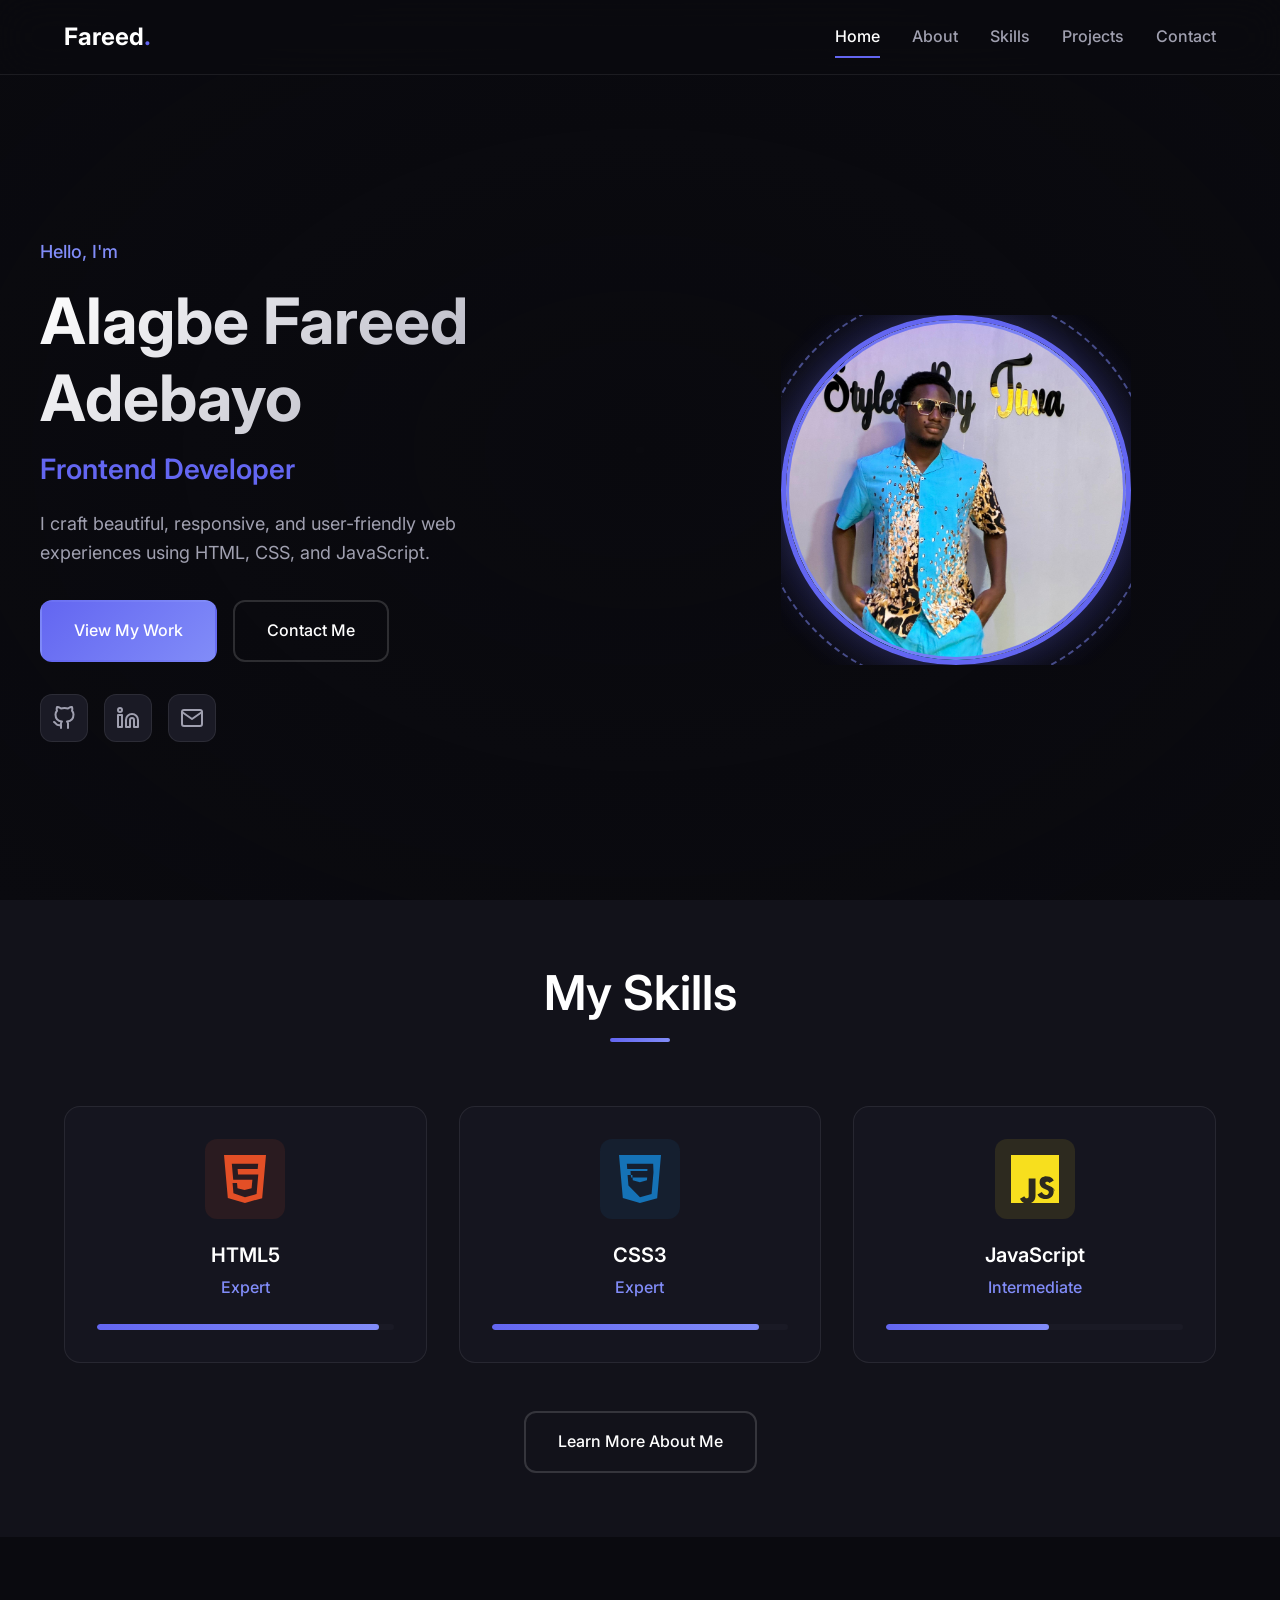
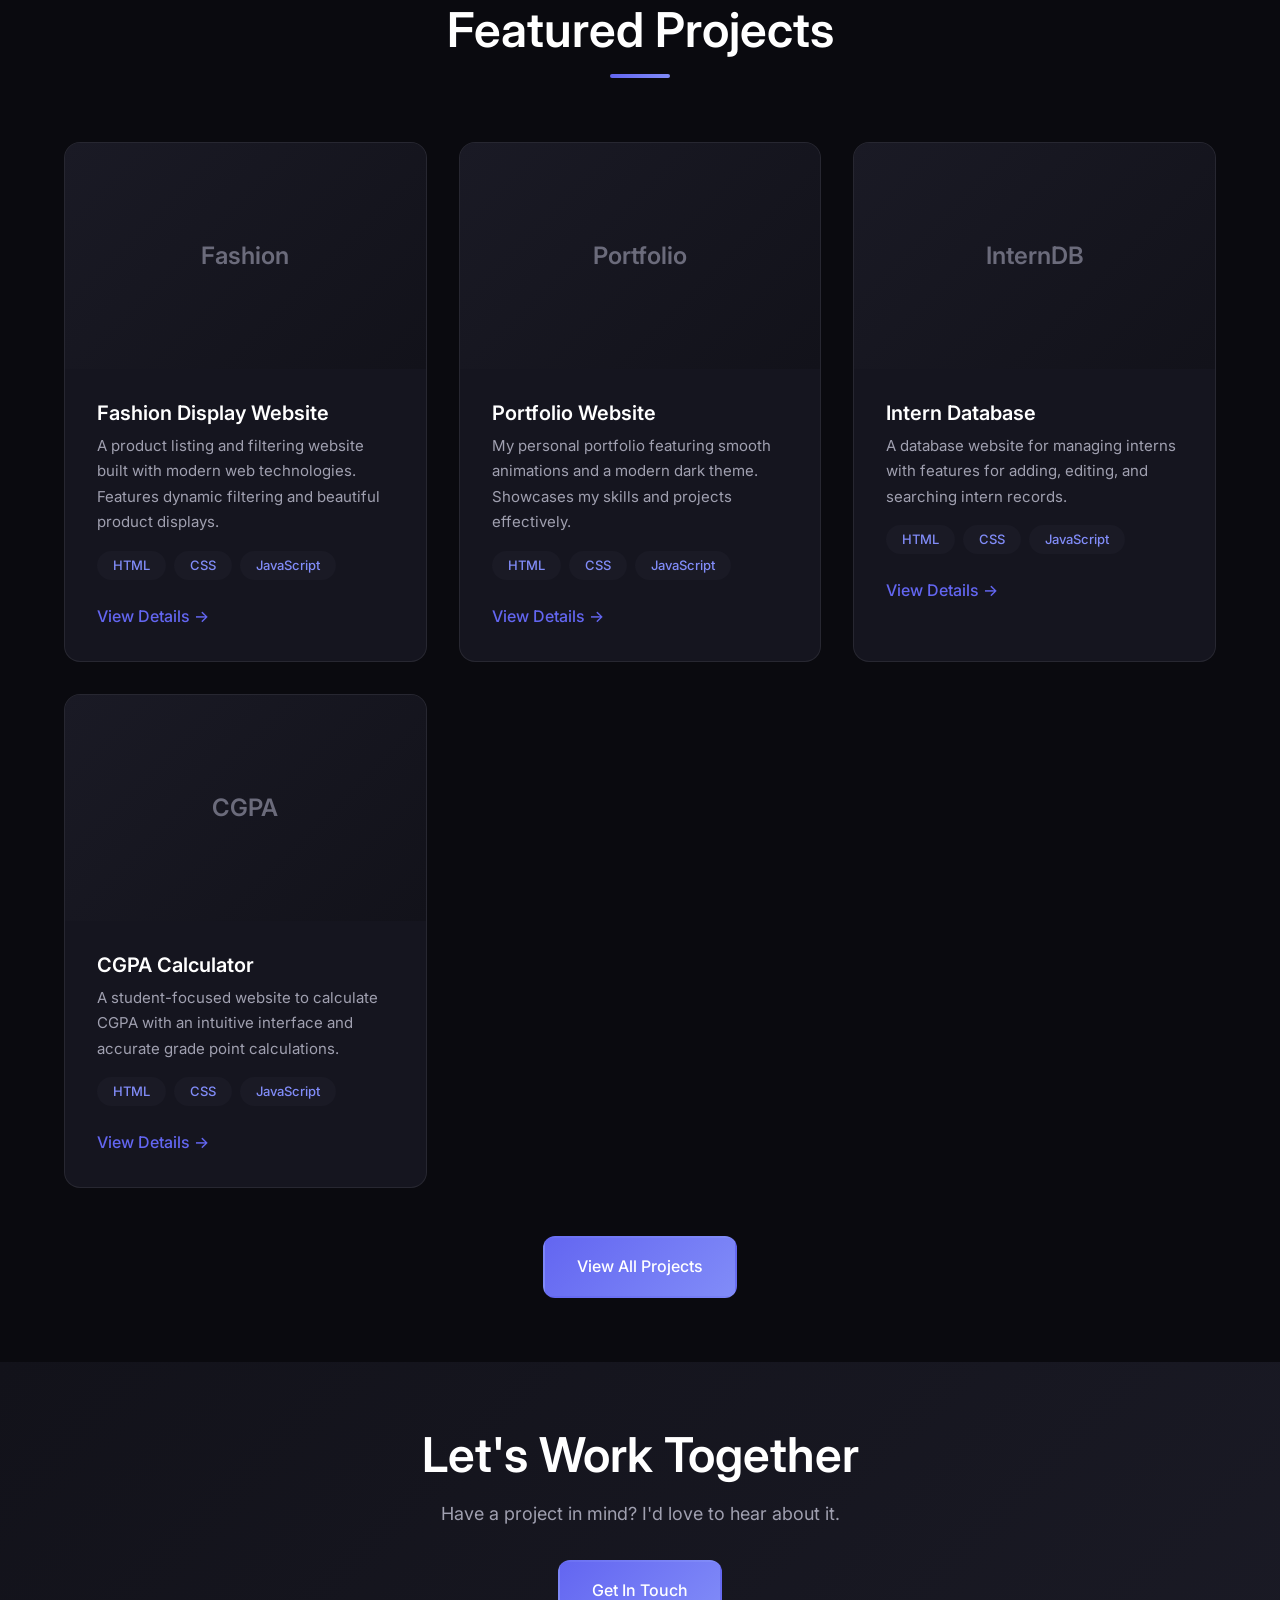
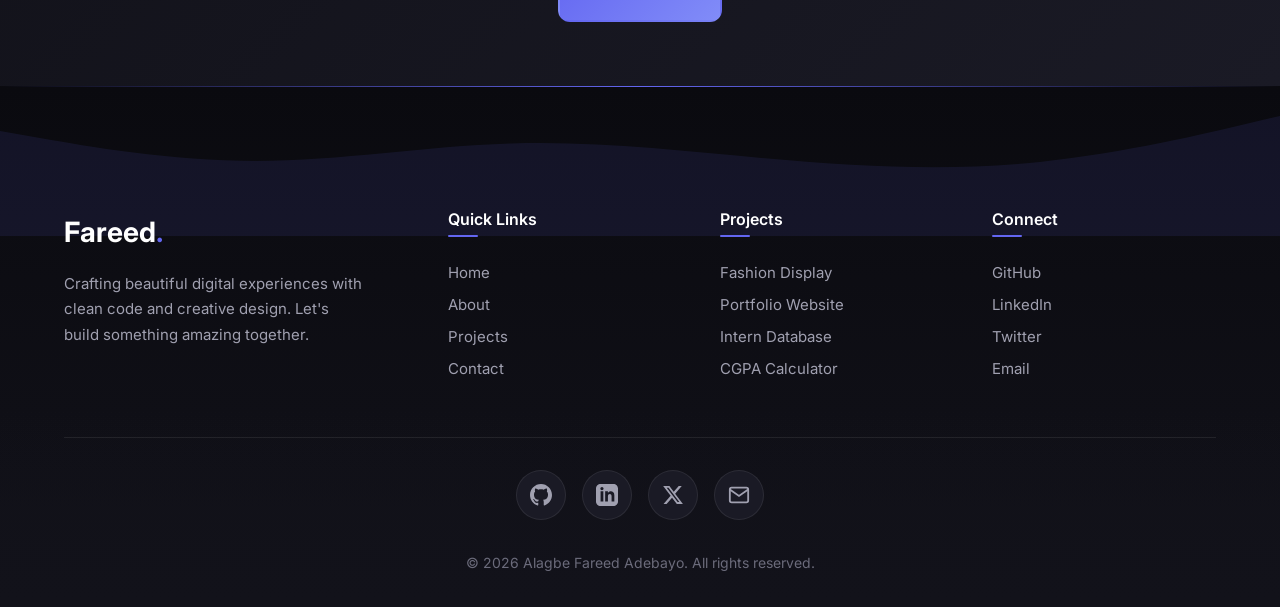
<file: index.html>
<!DOCTYPE html>
<html lang="en">
<head>
    <meta charset="UTF-8">
    <meta name="viewport" content="width=device-width, initial-scale=1.0">
    <title>Alagbe Fareed Adebayo | Frontend Developer</title>
    <link rel="stylesheet" href="style.css">
    <link rel="preconnect" href="https://fonts.googleapis.com">
    <link rel="preconnect" href="https://fonts.gstatic.com" crossorigin>
    <link href="https://fonts.googleapis.com/css2?family=Inter:wght@300;400;500;600;700&family=Fira+Code:wght@400;500&display=swap" rel="stylesheet">
</head>
<body>
    <!-- Animated Background -->
    <div class="code-background">
        <div class="bg-slider">
            <div class="bg-slide active" style="background-image: url('https://images.unsplash.com/photo-1461749280684-dccba630e2f6?w=1920&q=80');"></div>
            <div class="bg-slide" style="background-image: url('https://images.unsplash.com/photo-1555066931-4365d14bab8c?w=1920&q=80');"></div>
            <div class="bg-slide" style="background-image: url('https://images.unsplash.com/photo-1516116216624-53e6931f40a5?w=1920&q=80');"></div>
            <div class="bg-slide" style="background-image: url('https://images.unsplash.com/photo-1504639725590-34d0984388bd?w=1920&q=80');"></div>
        </div>
        <div class="bg-overlay"></div>
    </div>

    <!-- Navigation -->
    <nav class="navbar">
        <div class="nav-container">
            <a href="index.html" class="logo">Fareed<span>.</span></a>
            <div class="nav-menu">
                <a href="index.html" class="nav-link active">Home</a>
                <a href="about.html" class="nav-link">About</a>
                <a href="#skills" class="nav-link">Skills</a>
                <a href="projects.html" class="nav-link">Projects</a>
                <a href="contact.html" class="nav-link">Contact</a>
            </div>
            <button class="nav-toggle" aria-label="Toggle navigation">
                <span></span>
                <span></span>
                <span></span>
            </button>
        </div>
    </nav>

    <!-- Hero Section -->
    <section id="hero" class="hero">
        <div class="hero-container">
            <div class="hero-content">
                <p class="hero-greeting animate-on-scroll">Hello, I'm</p>
                <h1 class="hero-name animate-on-scroll">Alagbe Fareed Adebayo</h1>
                <h2 class="hero-title animate-on-scroll">Frontend Developer</h2>
                <p class="hero-description animate-on-scroll">
                    I craft beautiful, responsive, and user-friendly web experiences
                    using HTML, CSS, and JavaScript.
                </p>
                <div class="hero-buttons animate-on-scroll">
                    <a href="projects.html" class="btn btn-primary">View My Work</a>
                    <a href="contact.html" class="btn btn-secondary">Contact Me</a>
                </div>
                <div class="hero-socials animate-on-scroll">
                    <a href="https://github.com/Scodos1" target="_blank" class="social-link" aria-label="GitHub">
                        <svg xmlns="http://www.w3.org/2000/svg" width="24" height="24" viewBox="0 0 24 24" fill="none" stroke="currentColor" stroke-width="2" stroke-linecap="round" stroke-linejoin="round">
                            <path d="M9 19c-5 1.5-5-2.5-7-3m14 6v-3.87a3.37 3.37 0 0 0-.94-2.61c3.14-.35 6.44-1.54 6.44-7A5.44 5.44 0 0 0 20 4.77 5.07 5.07 0 0 0 19.91 1S18.73.65 16 2.48a13.38 13.38 0 0 0-7 0C6.27.65 5.09 1 5.09 1A5.07 5.07 0 0 0 5 4.77a5.44 5.44 0 0 0-1.5 3.78c0 5.42 3.3 6.61 6.44 7A3.31 3.31 0 0 0 9 18.7V22"></path>
                        </svg>
                    </a>
                    <a href="https://www.linkedin.com/in/alagbe-fareed" target="_blank" class="social-link" aria-label="LinkedIn">
                        <svg xmlns="http://www.w3.org/2000/svg" width="24" height="24" viewBox="0 0 24 24" fill="none" stroke="currentColor" stroke-width="2" stroke-linecap="round" stroke-linejoin="round">
                            <path d="M16 8a6 6 0 0 1 6 6v7h-4v-7a2 2 0 0 0-2-2 2 2 0 0 0-2 2v7h-4v-7a6 6 0 0 1 6-6z"></path>
                            <rect x="2" y="9" width="4" height="12"></rect>
                            <circle cx="4" cy="4" r="2"></circle>
                        </svg>
                    </a>
                    <a href="mailto:alagbefareed@gmail.com" class="social-link" aria-label="Email">
                        <svg xmlns="http://www.w3.org/2000/svg" width="24" height="24" viewBox="0 0 24 24" fill="none" stroke="currentColor" stroke-width="2" stroke-linecap="round" stroke-linejoin="round">
                            <path d="M4 4h16c1.1 0 2 .9 2 2v12c0 1.1-.9 2-2 2H4c-1.1 0-2-.9-2-2V6c0-1.1.9-2 2-2z"></path>
                            <polyline points="22,6 12,13 2,6"></polyline>
                        </svg>
                    </a>
                </div>
            </div>
            <div class="hero-image animate-on-scroll">
                <div class="image-wrapper">
                    <div class="profile-image">
                        <img src="profile-image.jpeg" alt="Alagbe Fareed Adebayo - Frontend Developer">
                    </div>
                    <div class="image-decoration"></div>
                    <div class="image-glow"></div>
                </div>
            </div>
        </div>
    </section>

    <!-- Skills Preview Section -->
    <section id="skills" class="section skills-section">
        <div class="container">
            <h2 class="section-title animate-on-scroll">My Skills</h2>
            <div class="skills-grid">
                <div class="skill-card animate-on-scroll">
                    <div class="skill-icon html-icon">
                        <svg xmlns="http://www.w3.org/2000/svg" width="48" height="48" viewBox="0 0 24 24" fill="currentColor">
                            <path d="M1.5 0h21l-1.91 21.563L11.977 24l-8.564-2.438L1.5 0zm7.031 9.75l-.232-2.718 10.059.003.23-2.622L5.412 4.41l.698 8.01h9.587l-.393 4.162-3.528.936-3.535-.934-.216-2.62H5.79l.436 5.219L12 21.074l5.79-1.544.854-9.78H8.531z"/>
                        </svg>
                    </div>
                    <h3 class="skill-name">HTML5</h3>
                    <p class="skill-level">Expert</p>
                    <div class="skill-bar">
                        <div class="skill-progress" data-progress="95"></div>
                    </div>
                </div>
                <div class="skill-card animate-on-scroll">
                    <div class="skill-icon css-icon">
                        <svg xmlns="http://www.w3.org/2000/svg" width="48" height="48" viewBox="0 0 24 24" fill="currentColor">
                            <path d="M1.5 0h21l-1.91 21.563L11.977 24l-8.57-2.438L1.5 0zm17.09 4.413L5.41 4.41l.213 2.622 10.125.002-.086.967-3.078.022-.093.007h-.01l-.083.006-.11.008H7.232l.28 3.25h8.08l-.13 1.384-3.528.936-3.535-.934-.216-2.62H5.79l.436 5.219L12 21.074l5.79-1.544.854-9.78h.01l.086-.967z"/>
                        </svg>
                    </div>
                    <h3 class="skill-name">CSS3</h3>
                    <p class="skill-level">Expert</p>
                    <div class="skill-bar">
                        <div class="skill-progress" data-progress="90"></div>
                    </div>
                </div>
                <div class="skill-card animate-on-scroll">
                    <div class="skill-icon js-icon">
                        <svg xmlns="http://www.w3.org/2000/svg" width="48" height="48" viewBox="0 0 24 24" fill="currentColor">
                            <path d="M0 0h24v24H0V0zm22.034 18.275c-.175-1.095-.888-2.012-3.005-2.873-.736-.345-1.554-.585-1.797-1.147-.092-.22-.112-.34-.044-.485.159-.38.798-.492 1.246-.376.32.088.618.31.803.62.848-.558 1.508-.873 2.15-1.27-.327-.51-.5-.733-.72-.963-.78-.78-1.84-1.18-3.54-1.15l-.428.058c-.415.1-.81.26-1.16.495-.99.68-1.4 1.78-1.17 3.16.32 1.55 1.39 2.14 2.57 2.67.74.33 1.56.54 1.85 1.08.26.55.15 1.43-.62 1.73-.58.23-1.26.16-1.77-.14-.45-.26-.75-.65-.98-1.15l-2.19 1.26c.27.55.64.97 1.1 1.33 1.13.85 2.65 1.1 4.24.73.93-.23 1.73-.71 2.2-1.42.64-.97.74-2.14.36-3.48l-.04-.08zm-8.56-6.48H8.84l-.002 6.81c0 1.43.076 2.18-.075 2.5-.27.62-.98.58-1.3.46-.33-.15-.5-.37-.69-.71-.047-.088-.087-.158-.107-.203l-2.19 1.26c.36.74.88 1.39 1.55 1.8.98.58 2.3.75 3.67.36.9-.28 1.68-.85 2.12-1.71.48-.92.44-2.03.44-3.34l.002-7.23z"/>
                        </svg>
                    </div>
                    <h3 class="skill-name">JavaScript</h3>
                    <p class="skill-level">Intermediate</p>
                    <div class="skill-bar">
                        <div class="skill-progress" data-progress="55"></div>
                    </div>
                </div>
            </div>
            <div class="section-cta animate-on-scroll">
                <a href="about.html" class="btn btn-secondary">Learn More About Me</a>
            </div>
        </div>
    </section>

    <!-- Featured Projects Section -->
    <section id="projects" class="section projects-section">
        <div class="container">
            <h2 class="section-title animate-on-scroll">Featured Projects</h2>
            <div class="projects-grid">
                <article class="project-card animate-on-scroll" onclick="openModal('fashion')">
                    <div class="project-image">
                        <div class="project-placeholder">
                            <span>Fashion</span>
                        </div>
                    </div>
                    <div class="project-content">
                        <h3 class="project-title">Fashion Display Website</h3>
                        <p class="project-description">
                            A product listing and filtering website built with modern web technologies.
                            Features dynamic filtering and beautiful product displays.
                        </p>
                        <div class="project-tags">
                            <span class="tag">HTML</span>
                            <span class="tag">CSS</span>
                            <span class="tag">JavaScript</span>
                        </div>
                        <span class="project-link">View Details →</span>
                    </div>
                </article>
                <article class="project-card animate-on-scroll" onclick="openModal('portfolio')">
                    <div class="project-image">
                        <div class="project-placeholder">
                            <span>Portfolio</span>
                        </div>
                    </div>
                    <div class="project-content">
                        <h3 class="project-title">Portfolio Website</h3>
                        <p class="project-description">
                            My personal portfolio featuring smooth animations and a modern dark theme.
                            Showcases my skills and projects effectively.
                        </p>
                        <div class="project-tags">
                            <span class="tag">HTML</span>
                            <span class="tag">CSS</span>
                            <span class="tag">JavaScript</span>
                        </div>
                        <span class="project-link">View Details →</span>
                    </div>
                </article>
                <article class="project-card animate-on-scroll" onclick="openModal('interndb')">
                    <div class="project-image">
                        <div class="project-placeholder">
                            <span>InternDB</span>
                        </div>
                    </div>
                    <div class="project-content">
                        <h3 class="project-title">Intern Database</h3>
                        <p class="project-description">
                            A database website for managing interns with features for
                            adding, editing, and searching intern records.
                        </p>
                        <div class="project-tags">
                            <span class="tag">HTML</span>
                            <span class="tag">CSS</span>
                            <span class="tag">JavaScript</span>
                        </div>
                        <span class="project-link">View Details →</span>
                    </div>
                </article>
                <article class="project-card animate-on-scroll" onclick="openModal('cgpa')">
                    <div class="project-image">
                        <div class="project-placeholder">
                            <span>CGPA</span>
                        </div>
                    </div>
                    <div class="project-content">
                        <h3 class="project-title">CGPA Calculator</h3>
                        <p class="project-description">
                            A student-focused website to calculate CGPA with an intuitive interface
                            and accurate grade point calculations.
                        </p>
                        <div class="project-tags">
                            <span class="tag">HTML</span>
                            <span class="tag">CSS</span>
                            <span class="tag">JavaScript</span>
                        </div>
                        <span class="project-link">View Details →</span>
                    </div>
                </article>
            </div>
            <div class="section-cta animate-on-scroll">
                <a href="projects.html" class="btn btn-primary">View All Projects</a>
            </div>
        </div>
    </section>

    <!-- Contact CTA Section -->
    <section class="section contact-cta">
        <div class="container">
            <div class="cta-content animate-on-scroll">
                <h2>Let's Work Together</h2>
                <p>Have a project in mind? I'd love to hear about it.</p>
                <a href="contact.html" class="btn btn-primary">Get In Touch</a>
            </div>
        </div>
    </section>

    <!-- Project Modal -->
    <div class="modal" id="projectModal">
        <div class="modal-overlay" onclick="closeModal()"></div>
        <div class="modal-content">
            <button class="modal-close" onclick="closeModal()">
                <svg xmlns="http://www.w3.org/2000/svg" width="24" height="24" viewBox="0 0 24 24" fill="none" stroke="currentColor" stroke-width="2">
                    <line x1="18" y1="6" x2="6" y2="18"></line>
                    <line x1="6" y1="6" x2="18" y2="18"></line>
                </svg>
            </button>
            <div class="modal-header">
                <div class="modal-image" id="modalImage"></div>
            </div>
            <div class="modal-body">
                <span class="modal-category" id="modalCategory"></span>
                <h3 class="modal-title" id="modalTitle"></h3>
                <p class="modal-description" id="modalDescription"></p>
                <div class="modal-features">
                    <h4>Key Features</h4>
                    <ul id="modalFeatures"></ul>
                </div>
                <div class="modal-tech">
                    <h4>Technologies</h4>
                    <div class="tech-tags" id="modalTech"></div>
                </div>
                <div class="modal-actions">
                    <a href="https://github.com/Scodos1" target="_blank" class="btn btn-primary">
                        <svg xmlns="http://www.w3.org/2000/svg" width="18" height="18" viewBox="0 0 24 24" fill="none" stroke="currentColor" stroke-width="2">
                            <path d="M9 19c-5 1.5-5-2.5-7-3m14 6v-3.87a3.37 3.37 0 0 0-.94-2.61c3.14-.35 6.44-1.54 6.44-7A5.44 5.44 0 0 0 20 4.77 5.07 5.07 0 0 0 19.91 1S18.73.65 16 2.48a13.38 13.38 0 0 0-7 0C6.27.65 5.09 1 5.09 1A5.07 5.07 0 0 0 5 4.77a5.44 5.44 0 0 0-1.5 3.78c0 5.42 3.3 6.61 6.44 7A3.31 3.31 0 0 0 9 18.7V22"/>
                        </svg>
                        View on GitHub
                    </a>
                </div>
            </div>
        </div>
    </div>

    <!-- Footer -->
    <footer class="footer">
        <div class="footer-wave">
            <svg xmlns="http://www.w3.org/2000/svg" viewBox="0 0 1440 320" preserveAspectRatio="none">
                <path fill="currentColor" fill-opacity="1" d="M0,96L48,112C96,128,192,160,288,160C384,160,480,128,576,122.7C672,117,768,139,864,154.7C960,171,1056,181,1152,165.3C1248,149,1344,107,1392,85.3L1440,64L1440,320L1392,320C1344,320,1248,320,1152,320C1056,320,960,320,864,320C768,320,672,320,576,320C480,320,384,320,288,320C192,320,96,320,48,320L0,320Z"></path>
            </svg>
        </div>
        <div class="footer-container">
            <div class="footer-top">
                <div class="footer-brand">
                    <a href="index.html" class="footer-logo">Fareed<span>.</span></a>
                    <p>Crafting beautiful digital experiences with clean code and creative design. Let's build something amazing together.</p>
                </div>
                <div class="footer-links-column">
                    <h4>Quick Links</h4>
                    <a href="index.html">Home</a>
                    <a href="about.html">About</a>
                    <a href="projects.html">Projects</a>
                    <a href="contact.html">Contact</a>
                </div>
                <div class="footer-links-column">
                    <h4>Projects</h4>
                    <a href="projects.html">Fashion Display</a>
                    <a href="projects.html">Portfolio Website</a>
                    <a href="projects.html">Intern Database</a>
                    <a href="projects.html">CGPA Calculator</a>
                </div>
                <div class="footer-links-column">
                    <h4>Connect</h4>
                    <a href="https://github.com/Scodos1" target="_blank">GitHub</a>
                    <a href="https://www.linkedin.com/in/alagbe-fareed" target="_blank">LinkedIn</a>
                    <a href="https://twitter.com/Scodos_" target="_blank">Twitter</a>
                    <a href="mailto:alagbefareed@gmail.com">Email</a>
                </div>
            </div>
            <div class="footer-social-links">
                <a href="https://github.com/Scodos1" target="_blank" class="footer-social-btn" aria-label="GitHub">
                    <svg xmlns="http://www.w3.org/2000/svg" width="22" height="22" viewBox="0 0 24 24" fill="currentColor">
                        <path d="M12 0c-6.626 0-12 5.373-12 12 0 5.302 3.438 9.8 8.207 11.387.599.111.793-.261.793-.577v-2.234c-3.338.726-4.033-1.416-4.033-1.416-.546-1.387-1.333-1.756-1.333-1.756-1.089-.745.083-.729.083-.729 1.205.084 1.839 1.237 1.839 1.237 1.07 1.834 2.807 1.304 3.492.997.107-.775.418-1.305.762-1.604-2.665-.305-5.467-1.334-5.467-5.931 0-1.311.469-2.381 1.236-3.221-.124-.303-.535-1.524.117-3.176 0 0 1.008-.322 3.301 1.23.957-.266 1.983-.399 3.003-.404 1.02.005 2.047.138 3.006.404 2.291-1.552 3.297-1.23 3.297-1.23.653 1.653.242 2.874.118 3.176.77.84 1.235 1.911 1.235 3.221 0 4.609-2.807 5.624-5.479 5.921.43.372.823 1.102.823 2.222v3.293c0 .319.192.694.801.576 4.765-1.589 8.199-6.086 8.199-11.386 0-6.627-5.373-12-12-12z"/>
                    </svg>
                </a>
                <a href="https://www.linkedin.com/in/alagbe-fareed" target="_blank" class="footer-social-btn" aria-label="LinkedIn">
                    <svg xmlns="http://www.w3.org/2000/svg" width="22" height="22" viewBox="0 0 24 24" fill="currentColor">
                        <path d="M19 0h-14c-2.761 0-5 2.239-5 5v14c0 2.761 2.239 5 5 5h14c2.762 0 5-2.239 5-5v-14c0-2.761-2.238-5-5-5zm-11 19h-3v-11h3v11zm-1.5-12.268c-.966 0-1.75-.79-1.75-1.764s.784-1.764 1.75-1.764 1.75.79 1.75 1.764-.783 1.764-1.75 1.764zm13.5 12.268h-3v-5.604c0-3.368-4-3.113-4 0v5.604h-3v-11h3v1.765c1.396-2.586 7-2.777 7 2.476v6.759z"/>
                    </svg>
                </a>
                <a href="https://twitter.com/Scodos_" target="_blank" class="footer-social-btn" aria-label="Twitter">
                    <svg xmlns="http://www.w3.org/2000/svg" width="22" height="22" viewBox="0 0 24 24" fill="currentColor">
                        <path d="M18.244 2.25h3.308l-7.227 8.26 8.502 11.24H16.17l-5.214-6.817L4.99 21.75H1.68l7.73-8.835L1.254 2.25H8.08l4.713 6.231zm-1.161 17.52h1.833L7.084 4.126H5.117z"/>
                    </svg>
                </a>
                <a href="mailto:alagbefareed@gmail.com" class="footer-social-btn" aria-label="Email">
                    <svg xmlns="http://www.w3.org/2000/svg" width="22" height="22" viewBox="0 0 24 24" fill="none" stroke="currentColor" stroke-width="2">
                        <path d="M4 4h16c1.1 0 2 .9 2 2v12c0 1.1-.9 2-2 2H4c-1.1 0-2-.9-2-2V6c0-1.1.9-2 2-2z"/>
                        <polyline points="22,6 12,13 2,6"/>
                    </svg>
                </a>
            </div>
            <div class="footer-bottom">
                <p>&copy; 2026 Alagbe Fareed Adebayo. All rights reserved.</p>
            </div>
        </div>
        <div class="footer-decoration"></div>
    </footer>

    <script src="script.js"></script>
</body>
</html>
</file>
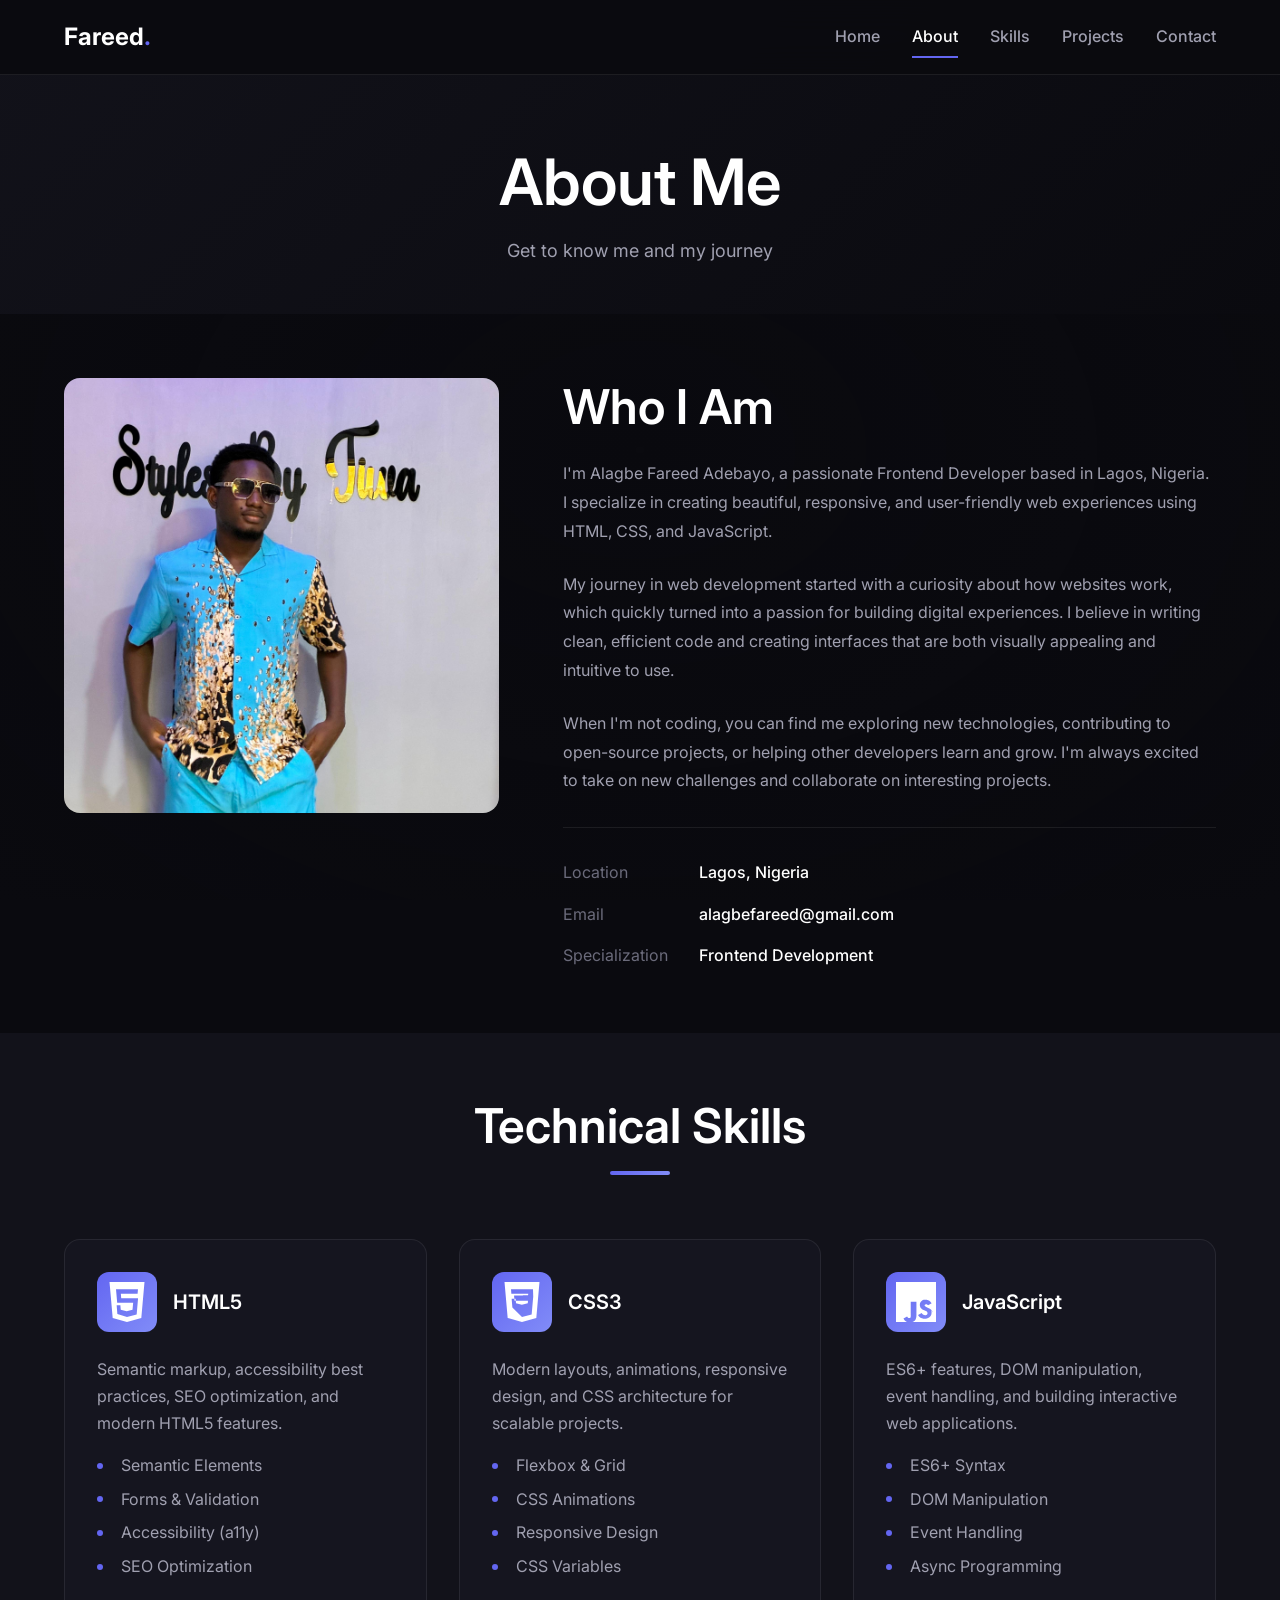
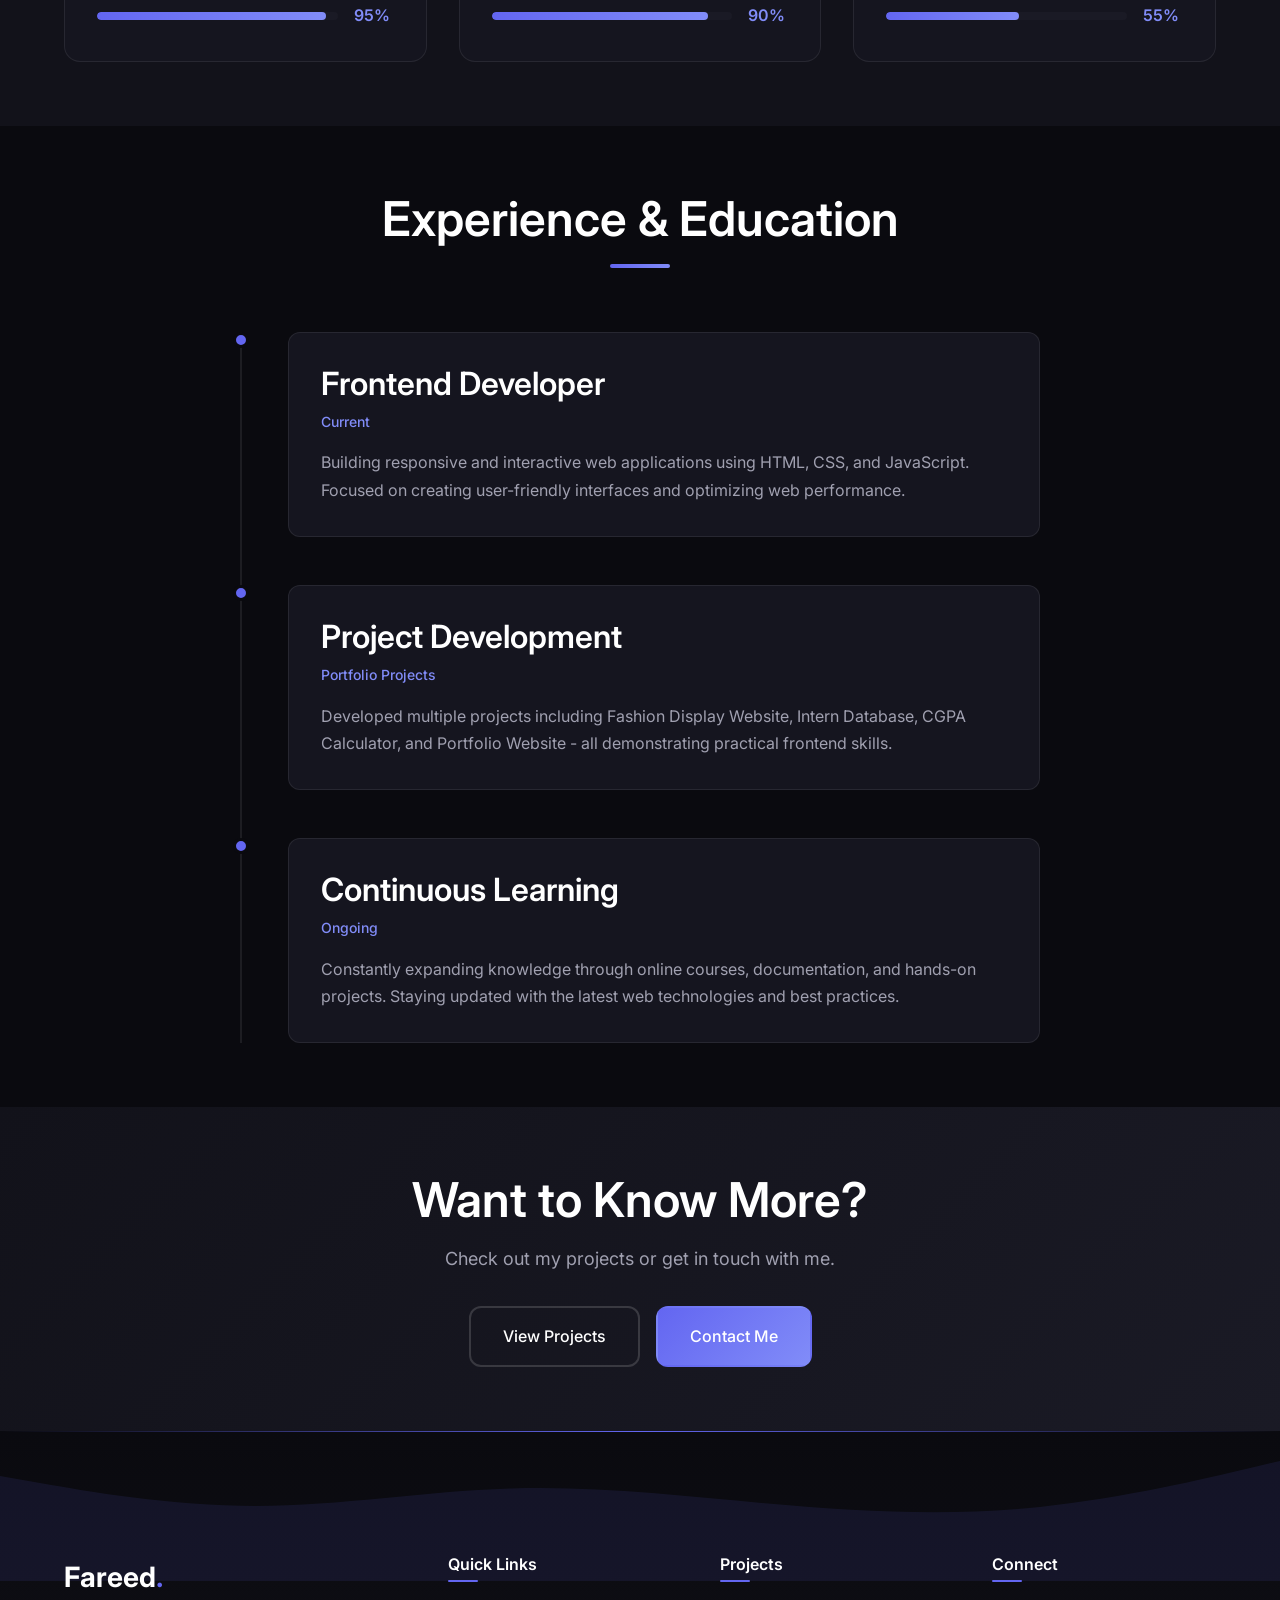
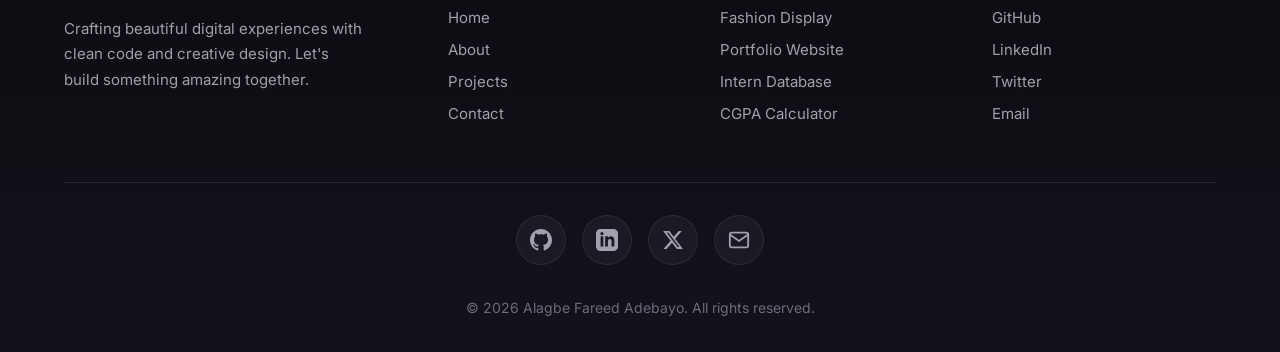
<file: about.html>
<!DOCTYPE html>
<html lang="en">
<head>
    <meta charset="UTF-8">
    <meta name="viewport" content="width=device-width, initial-scale=1.0">
    <title>About | Alagbe Fareed Adebayo</title>
    <link rel="stylesheet" href="style.css">
    <link rel="preconnect" href="https://fonts.googleapis.com">
    <link rel="preconnect" href="https://fonts.gstatic.com" crossorigin>
    <link href="https://fonts.googleapis.com/css2?family=Inter:wght@300;400;500;600;700&family=Fira+Code:wght@400;500&display=swap" rel="stylesheet">
</head>
<body>
    <!-- Animated Background -->
    <div class="code-background">
        <div class="bg-slider">
            <div class="bg-slide active" style="background-image: url('https://images.unsplash.com/photo-1461749280684-dccba630e2f6?w=1920&q=80');"></div>
            <div class="bg-slide" style="background-image: url('https://images.unsplash.com/photo-1555066931-4365d14bab8c?w=1920&q=80');"></div>
            <div class="bg-slide" style="background-image: url('https://images.unsplash.com/photo-1516116216624-53e6931f40a5?w=1920&q=80');"></div>
            <div class="bg-slide" style="background-image: url('https://images.unsplash.com/photo-1504639725590-34d0984388bd?w=1920&q=80');"></div>
        </div>
        <div class="bg-overlay"></div>
    </div>

    <!-- Navigation -->
    <nav class="navbar">
        <div class="nav-container">
            <a href="index.html" class="logo">Fareed<span>.</span></a>
            <div class="nav-menu">
                <a href="index.html" class="nav-link">Home</a>
                <a href="about.html" class="nav-link active">About</a>
                <a href="index.html#skills" class="nav-link">Skills</a>
                <a href="projects.html" class="nav-link">Projects</a>
                <a href="contact.html" class="nav-link">Contact</a>
            </div>
            <button class="nav-toggle" aria-label="Toggle navigation">
                <span></span>
                <span></span>
                <span></span>
            </button>
        </div>
    </nav>

    <!-- About Hero -->
    <section class="page-hero">
        <div class="container">
            <h1 class="page-title animate-on-scroll">About Me</h1>
            <p class="page-subtitle animate-on-scroll">Get to know me and my journey</p>
        </div>
    </section>

    <!-- About Content -->
    <section class="section about-section">
        <div class="container">
            <div class="about-grid">
                <div class="about-image animate-on-scroll">
                    <div class="image-wrapper">
                        <img src="profile-image.jpeg" alt="Alagbe Fareed Adebayo" class="profile-photo">
                    </div>
                </div>
                <div class="about-content">
                    <h2 class="animate-on-scroll">Who I Am</h2>
                    <p class="animate-on-scroll">
                        I'm Alagbe Fareed Adebayo, a passionate Frontend Developer based in Lagos, Nigeria.
                        I specialize in creating beautiful, responsive, and user-friendly web experiences
                        using HTML, CSS, and JavaScript.
                    </p>
                    <p class="animate-on-scroll">
                        My journey in web development started with a curiosity about how websites work,
                        which quickly turned into a passion for building digital experiences. I believe
                        in writing clean, efficient code and creating interfaces that are both visually
                        appealing and intuitive to use.
                    </p>
                    <p class="animate-on-scroll">
                        When I'm not coding, you can find me exploring new technologies, contributing to
                        open-source projects, or helping other developers learn and grow. I'm always
                        excited to take on new challenges and collaborate on interesting projects.
                    </p>
                    <div class="about-details animate-on-scroll">
                        <div class="detail-item">
                            <span class="detail-label">Location</span>
                            <span class="detail-value">Lagos, Nigeria</span>
                        </div>
                        <div class="detail-item">
                            <span class="detail-label">Email</span>
                            <span class="detail-value">alagbefareed@gmail.com</span>
                        </div>
                        <div class="detail-item">
                            <span class="detail-label">Specialization</span>
                            <span class="detail-value">Frontend Development</span>
                        </div>
                    </div>
                </div>
            </div>
        </div>
    </section>

    <!-- Skills Detail Section -->
    <section class="section skills-detail">
        <div class="container">
            <h2 class="section-title animate-on-scroll">Technical Skills</h2>
            <div class="skills-detail-grid">
                <div class="skill-detail-card animate-on-scroll">
                    <div class="skill-detail-header">
                        <div class="skill-detail-icon">
                            <svg xmlns="http://www.w3.org/2000/svg" width="40" height="40" viewBox="0 0 24 24" fill="currentColor">
                                <path d="M1.5 0h21l-1.91 21.563L11.977 24l-8.564-2.438L1.5 0zm7.031 9.75l-.232-2.718 10.059.003.23-2.622L5.412 4.41l.698 8.01h9.587l-.393 4.162-3.528.936-3.535-.934-.216-2.62H5.79l.436 5.219L12 21.074l5.79-1.544.854-9.78H8.531z"/>
                            </svg>
                        </div>
                        <h3>HTML5</h3>
                    </div>
                    <div class="skill-detail-body">
                        <p>Semantic markup, accessibility best practices, SEO optimization, and modern HTML5 features.</p>
                        <ul class="skill-features">
                            <li>Semantic Elements</li>
                            <li>Forms & Validation</li>
                            <li>Accessibility (a11y)</li>
                            <li>SEO Optimization</li>
                        </ul>
                    </div>
                    <div class="skill-progress-detail">
                        <div class="progress-bar">
                            <div class="progress-fill" data-progress="95"></div>
                        </div>
                        <span>95%</span>
                    </div>
                </div>

                <div class="skill-detail-card animate-on-scroll">
                    <div class="skill-detail-header">
                        <div class="skill-detail-icon">
                            <svg xmlns="http://www.w3.org/2000/svg" width="40" height="40" viewBox="0 0 24 24" fill="currentColor">
                                <path d="M1.5 0h21l-1.91 21.563L11.977 24l-8.57-2.438L1.5 0zm17.09 4.413L5.41 4.41l.213 2.622 10.125.002-.086.967-3.078.022-.093.007h-.01l-.083.006-.11.008H7.232l.28 3.25h8.08l-.13 1.384-3.528.936-3.535-.934-.216-2.62H5.79l.436 5.219L12 21.074l5.79-1.544.854-9.78h.01l.086-.967z"/>
                            </svg>
                        </div>
                        <h3>CSS3</h3>
                    </div>
                    <div class="skill-detail-body">
                        <p>Modern layouts, animations, responsive design, and CSS architecture for scalable projects.</p>
                        <ul class="skill-features">
                            <li>Flexbox & Grid</li>
                            <li>CSS Animations</li>
                            <li>Responsive Design</li>
                            <li>CSS Variables</li>
                        </ul>
                    </div>
                    <div class="skill-progress-detail">
                        <div class="progress-bar">
                            <div class="progress-fill" data-progress="90"></div>
                        </div>
                        <span>90%</span>
                    </div>
                </div>

                <div class="skill-detail-card animate-on-scroll">
                    <div class="skill-detail-header">
                        <div class="skill-detail-icon">
                            <svg xmlns="http://www.w3.org/2000/svg" width="40" height="40" viewBox="0 0 24 24" fill="currentColor">
                                <path d="M0 0h24v24H0V0zm22.034 18.275c-.175-1.095-.888-2.012-3.005-2.873-.736-.345-1.554-.585-1.797-1.147-.092-.22-.112-.34-.044-.485.159-.38.798-.492 1.246-.376.32.088.618.31.803.62.848-.558 1.508-.873 2.15-1.27-.327-.51-.5-.733-.72-.963-.78-.78-1.84-1.18-3.54-1.15l-.428.058c-.415.1-.81.26-1.16.495-.99.68-1.4 1.78-1.17 3.16.32 1.55 1.39 2.14 2.57 2.67.74.33 1.56.54 1.85 1.08.26.55.15 1.43-.62 1.73-.58.23-1.26.16-1.77-.14-.45-.26-.75-.65-.98-1.15l-2.19 1.26c.27.55.64.97 1.1 1.33 1.13.85 2.65 1.1 4.24.73.93-.23 1.73-.71 2.2-1.42.64-.97.74-2.14.36-3.48l-.04-.08zm-8.56-6.48H8.84l-.002 6.81c0 1.43.076 2.18-.075 2.5-.27.62-.98.58-1.3.46-.33-.15-.5-.37-.69-.71-.047-.088-.087-.158-.107-.203l-2.19 1.26c.36.74.88 1.39 1.55 1.8.98.58 2.3.75 3.67.36.9-.28 1.68-.85 2.12-1.71.48-.92.44-2.03.44-3.34l.002-7.23z"/>
                            </svg>
                        </div>
                        <h3>JavaScript</h3>
                    </div>
                    <div class="skill-detail-body">
                        <p>ES6+ features, DOM manipulation, event handling, and building interactive web applications.</p>
                        <ul class="skill-features">
                            <li>ES6+ Syntax</li>
                            <li>DOM Manipulation</li>
                            <li>Event Handling</li>
                            <li>Async Programming</li>
                        </ul>
                    </div>
                    <div class="skill-progress-detail">
                        <div class="progress-bar">
                            <div class="progress-fill" data-progress="55"></div>
                        </div>
                        <span>55%</span>
                    </div>
                </div>
            </div>
        </div>
    </section>

    <!-- Experience Section -->
    <section class="section experience-section">
        <div class="container">
            <h2 class="section-title animate-on-scroll">Experience & Education</h2>
            <div class="timeline">
                <div class="timeline-item animate-on-scroll">
                    <div class="timeline-marker"></div>
                    <div class="timeline-content">
                        <h3>Frontend Developer</h3>
                        <span class="timeline-period">Current</span>
                        <p>Building responsive and interactive web applications using HTML, CSS, and JavaScript. Focused on creating user-friendly interfaces and optimizing web performance.</p>
                    </div>
                </div>
                <div class="timeline-item animate-on-scroll">
                    <div class="timeline-marker"></div>
                    <div class="timeline-content">
                        <h3>Project Development</h3>
                        <span class="timeline-period">Portfolio Projects</span>
                        <p>Developed multiple projects including Fashion Display Website, Intern Database, CGPA Calculator, and Portfolio Website - all demonstrating practical frontend skills.</p>
                    </div>
                </div>
                <div class="timeline-item animate-on-scroll">
                    <div class="timeline-marker"></div>
                    <div class="timeline-content">
                        <h3>Continuous Learning</h3>
                        <span class="timeline-period">Ongoing</span>
                        <p>Constantly expanding knowledge through online courses, documentation, and hands-on projects. Staying updated with the latest web technologies and best practices.</p>
                    </div>
                </div>
            </div>
        </div>
    </section>

    <!-- CTA Section -->
    <section class="section contact-cta">
        <div class="container">
            <div class="cta-content animate-on-scroll">
                <h2>Want to Know More?</h2>
                <p>Check out my projects or get in touch with me.</p>
                <div class="cta-buttons">
                    <a href="projects.html" class="btn btn-secondary">View Projects</a>
                    <a href="contact.html" class="btn btn-primary">Contact Me</a>
                </div>
            </div>
        </div>
    </section>

    <!-- Footer -->
    <footer class="footer">
        <div class="footer-wave">
            <svg xmlns="http://www.w3.org/2000/svg" viewBox="0 0 1440 320" preserveAspectRatio="none">
                <path fill="currentColor" fill-opacity="1" d="M0,96L48,112C96,128,192,160,288,160C384,160,480,128,576,122.7C672,117,768,139,864,154.7C960,171,1056,181,1152,165.3C1248,149,1344,107,1392,85.3L1440,64L1440,320L1392,320C1344,320,1248,320,1152,320C1056,320,960,320,864,320C768,320,672,320,576,320C480,320,384,320,288,320C192,320,96,320,48,320L0,320Z"></path>
            </svg>
        </div>
        <div class="footer-container">
            <div class="footer-top">
                <div class="footer-brand">
                    <a href="index.html" class="footer-logo">Fareed<span>.</span></a>
                    <p>Crafting beautiful digital experiences with clean code and creative design. Let's build something amazing together.</p>
                </div>
                <div class="footer-links-column">
                    <h4>Quick Links</h4>
                    <a href="index.html">Home</a>
                    <a href="about.html">About</a>
                    <a href="projects.html">Projects</a>
                    <a href="contact.html">Contact</a>
                </div>
                <div class="footer-links-column">
                    <h4>Projects</h4>
                    <a href="projects.html">Fashion Display</a>
                    <a href="projects.html">Portfolio Website</a>
                    <a href="projects.html">Intern Database</a>
                    <a href="projects.html">CGPA Calculator</a>
                </div>
                <div class="footer-links-column">
                    <h4>Connect</h4>
                    <a href="https://github.com/Scodos1" target="_blank">GitHub</a>
                    <a href="https://www.linkedin.com/in/alagbe-fareed" target="_blank">LinkedIn</a>
                    <a href="https://twitter.com/Scodos_" target="_blank">Twitter</a>
                    <a href="mailto:alagbefareed@gmail.com">Email</a>
                </div>
            </div>
            <div class="footer-social-links">
                <a href="https://github.com/Scodos1" target="_blank" class="footer-social-btn" aria-label="GitHub">
                    <svg xmlns="http://www.w3.org/2000/svg" width="22" height="22" viewBox="0 0 24 24" fill="currentColor">
                        <path d="M12 0c-6.626 0-12 5.373-12 12 0 5.302 3.438 9.8 8.207 11.387.599.111.793-.261.793-.577v-2.234c-3.338.726-4.033-1.416-4.033-1.416-.546-1.387-1.333-1.756-1.333-1.756-1.089-.745.083-.729.083-.729 1.205.084 1.839 1.237 1.839 1.237 1.07 1.834 2.807 1.304 3.492.997.107-.775.418-1.305.762-1.604-2.665-.305-5.467-1.334-5.467-5.931 0-1.311.469-2.381 1.236-3.221-.124-.303-.535-1.524.117-3.176 0 0 1.008-.322 3.301 1.23.957-.266 1.983-.399 3.003-.404 1.02.005 2.047.138 3.006.404 2.291-1.552 3.297-1.23 3.297-1.23.653 1.653.242 2.874.118 3.176.77.84 1.235 1.911 1.235 3.221 0 4.609-2.807 5.624-5.479 5.921.43.372.823 1.102.823 2.222v3.293c0 .319.192.694.801.576 4.765-1.589 8.199-6.086 8.199-11.386 0-6.627-5.373-12-12-12z"/>
                    </svg>
                </a>
                <a href="https://www.linkedin.com/in/alagbe-fareed" target="_blank" class="footer-social-btn" aria-label="LinkedIn">
                    <svg xmlns="http://www.w3.org/2000/svg" width="22" height="22" viewBox="0 0 24 24" fill="currentColor">
                        <path d="M19 0h-14c-2.761 0-5 2.239-5 5v14c0 2.761 2.239 5 5 5h14c2.762 0 5-2.239 5-5v-14c0-2.761-2.238-5-5-5zm-11 19h-3v-11h3v11zm-1.5-12.268c-.966 0-1.75-.79-1.75-1.764s.784-1.764 1.75-1.764 1.75.79 1.75 1.764-.783 1.764-1.75 1.764zm13.5 12.268h-3v-5.604c0-3.368-4-3.113-4 0v5.604h-3v-11h3v1.765c1.396-2.586 7-2.777 7 2.476v6.759z"/>
                    </svg>
                </a>
                <a href="https://twitter.com/Scodos_" target="_blank" class="footer-social-btn" aria-label="Twitter">
                    <svg xmlns="http://www.w3.org/2000/svg" width="22" height="22" viewBox="0 0 24 24" fill="currentColor">
                        <path d="M18.244 2.25h3.308l-7.227 8.26 8.502 11.24H16.17l-5.214-6.817L4.99 21.75H1.68l7.73-8.835L1.254 2.25H8.08l4.713 6.231zm-1.161 17.52h1.833L7.084 4.126H5.117z"/>
                    </svg>
                </a>
                <a href="mailto:alagbefareed@gmail.com" class="footer-social-btn" aria-label="Email">
                    <svg xmlns="http://www.w3.org/2000/svg" width="22" height="22" viewBox="0 0 24 24" fill="none" stroke="currentColor" stroke-width="2">
                        <path d="M4 4h16c1.1 0 2 .9 2 2v12c0 1.1-.9 2-2 2H4c-1.1 0-2-.9-2-2V6c0-1.1.9-2 2-2z"/>
                        <polyline points="22,6 12,13 2,6"/>
                    </svg>
                </a>
            </div>
            <div class="footer-bottom">
                <p>&copy; 2026 Alagbe Fareed Adebayo. All rights reserved.</p>
            </div>
        </div>
        <div class="footer-decoration"></div>
    </footer>

    <script src="script.js"></script>
</body>
</html>
</file>
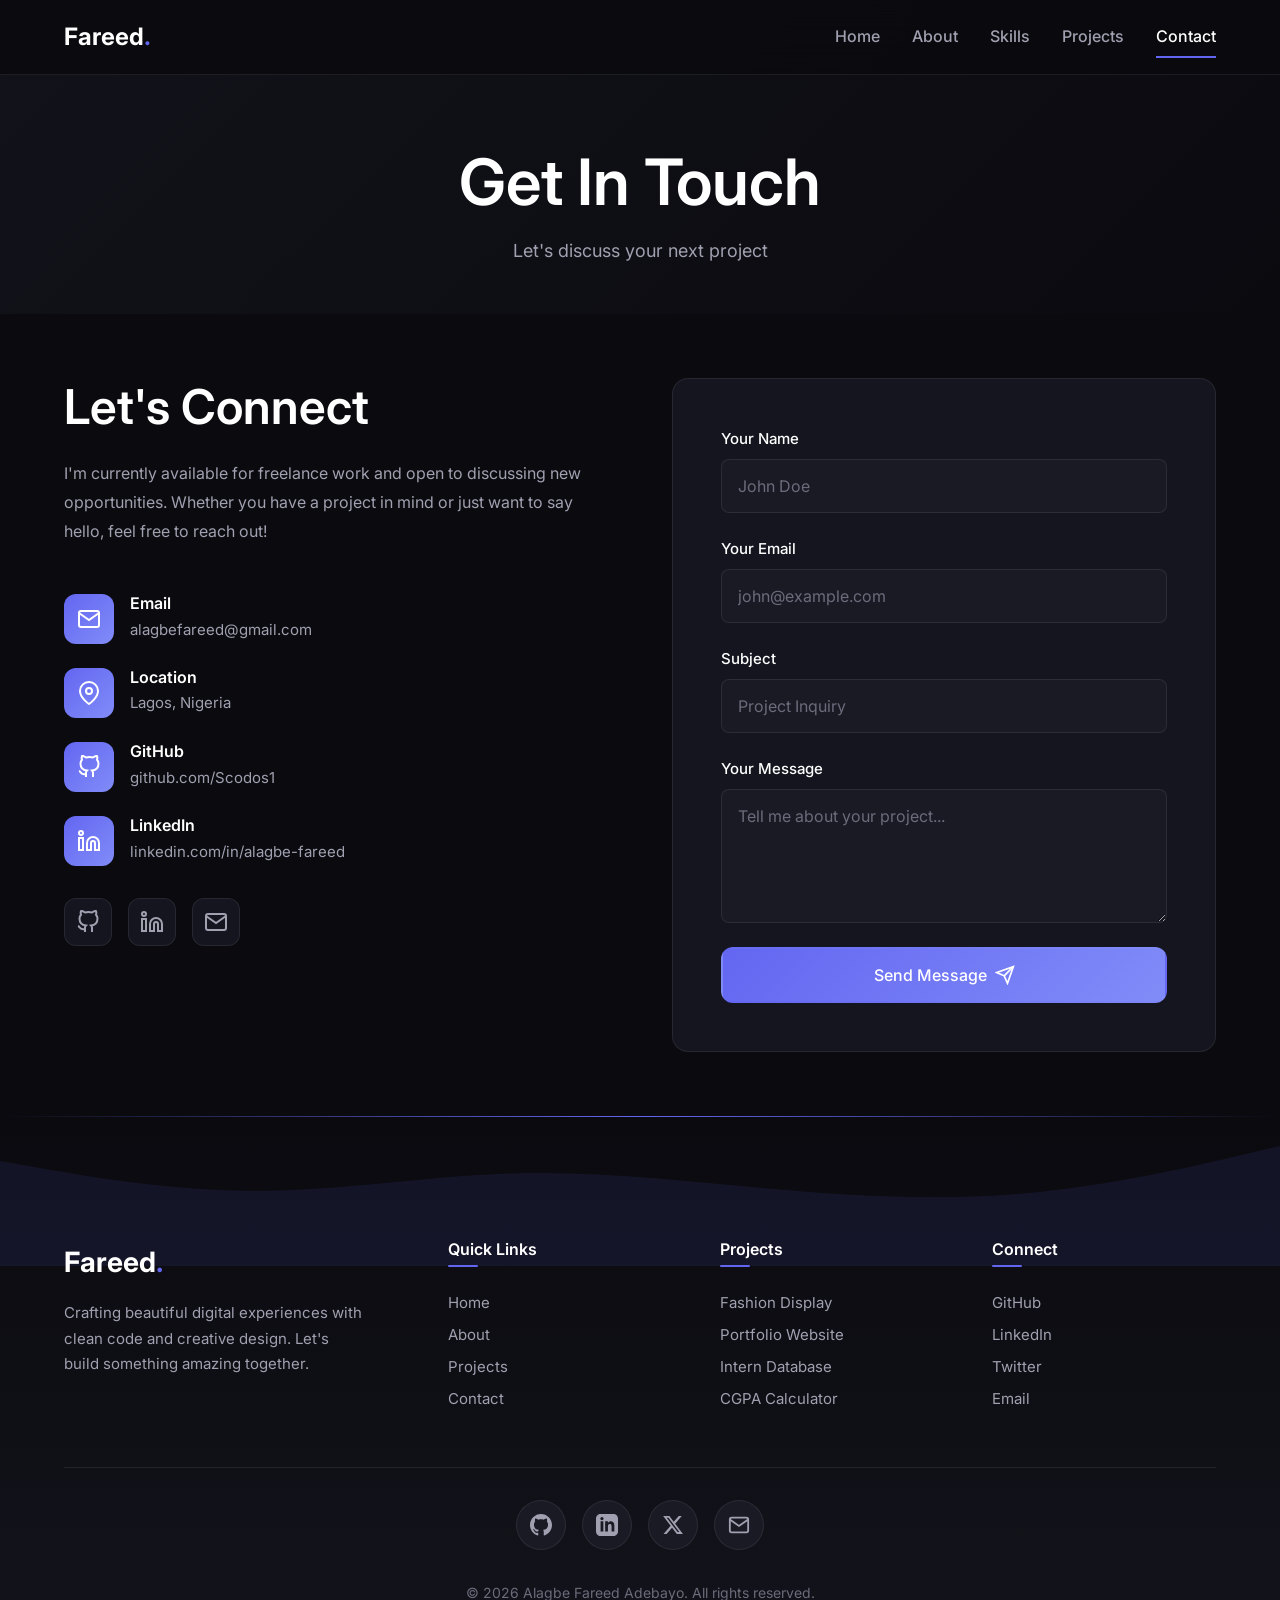
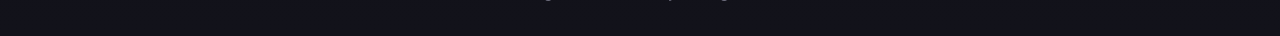
<file: contact.html>
<!DOCTYPE html>
<html lang="en">
<head>
    <meta charset="UTF-8">
    <meta name="viewport" content="width=device-width, initial-scale=1.0">
    <title>Contact | Alagbe Fareed Adebayo</title>
    <link rel="stylesheet" href="style.css">
    <link rel="preconnect" href="https://fonts.googleapis.com">
    <link rel="preconnect" href="https://fonts.gstatic.com" crossorigin>
    <link href="https://fonts.googleapis.com/css2?family=Inter:wght@300;400;500;600;700&family=Fira+Code:wght@400;500&display=swap" rel="stylesheet">
</head>
<body>
    <!-- Animated Background -->
    <div class="code-background">
        <div class="bg-slider">
            <div class="bg-slide active" style="background-image: url('https://images.unsplash.com/photo-1461749280684-dccba630e2f6?w=1920&q=80');"></div>
            <div class="bg-slide" style="background-image: url('https://images.unsplash.com/photo-1555066931-4365d14bab8c?w=1920&q=80');"></div>
            <div class="bg-slide" style="background-image: url('https://images.unsplash.com/photo-1516116216624-53e6931f40a5?w=1920&q=80');"></div>
            <div class="bg-slide" style="background-image: url('https://images.unsplash.com/photo-1504639725590-34d0984388bd?w=1920&q=80');"></div>
        </div>
        <div class="bg-overlay"></div>
    </div>

    <!-- Navigation -->
    <nav class="navbar">
        <div class="nav-container">
            <a href="index.html" class="logo">Fareed<span>.</span></a>
            <div class="nav-menu">
                <a href="index.html" class="nav-link">Home</a>
                <a href="about.html" class="nav-link">About</a>
                <a href="index.html#skills" class="nav-link">Skills</a>
                <a href="projects.html" class="nav-link">Projects</a>
                <a href="contact.html" class="nav-link active">Contact</a>
            </div>
            <button class="nav-toggle" aria-label="Toggle navigation">
                <span></span>
                <span></span>
                <span></span>
            </button>
        </div>
    </nav>

    <!-- Contact Hero -->
    <section class="page-hero">
        <div class="container">
            <h1 class="page-title animate-on-scroll">Get In Touch</h1>
            <p class="page-subtitle animate-on-scroll">Let's discuss your next project</p>
        </div>
    </section>

    <!-- Contact Section -->
    <section class="section contact-section">
        <div class="container">
            <div class="contact-grid">
                <!-- Contact Info -->
                <div class="contact-info animate-on-scroll">
                    <h2>Let's Connect</h2>
                    <p>
                        I'm currently available for freelance work and open to discussing new opportunities.
                        Whether you have a project in mind or just want to say hello, feel free to reach out!
                    </p>

                    <div class="contact-details">
                        <div class="contact-item">
                            <div class="contact-icon">
                                <svg xmlns="http://www.w3.org/2000/svg" width="24" height="24" viewBox="0 0 24 24" fill="none" stroke="currentColor" stroke-width="2">
                                    <path d="M4 4h16c1.1 0 2 .9 2 2v12c0 1.1-.9 2-2 2H4c-1.1 0-2-.9-2-2V6c0-1.1.9-2 2-2z"/>
                                    <polyline points="22,6 12,13 2,6"/>
                                </svg>
                            </div>
                            <div class="contact-text">
                                <h3>Email</h3>
                                <a href="mailto:alagbefareed@gmail.com">alagbefareed@gmail.com</a>
                            </div>
                        </div>

                        <div class="contact-item">
                            <div class="contact-icon">
                                <svg xmlns="http://www.w3.org/2000/svg" width="24" height="24" viewBox="0 0 24 24" fill="none" stroke="currentColor" stroke-width="2">
                                    <path d="M21 10c0 7-9 13-9 13s-9-6-9-13a9 9 0 0 1 18 0z"/>
                                    <circle cx="12" cy="10" r="3"/>
                                </svg>
                            </div>
                            <div class="contact-text">
                                <h3>Location</h3>
                                <p>Lagos, Nigeria</p>
                            </div>
                        </div>

                        <div class="contact-item">
                            <div class="contact-icon">
                                <svg xmlns="http://www.w3.org/2000/svg" width="24" height="24" viewBox="0 0 24 24" fill="none" stroke="currentColor" stroke-width="2">
                                    <path d="M9 19c-5 1.5-5-2.5-7-3m14 6v-3.87a3.37 3.37 0 0 0-.94-2.61c3.14-.35 6.44-1.54 6.44-7A5.44 5.44 0 0 0 20 4.77 5.07 5.07 0 0 0 19.91 1S18.73.65 16 2.48a13.38 13.38 0 0 0-7 0C6.27.65 5.09 1 5.09 1A5.07 5.07 0 0 0 5 4.77a5.44 5.44 0 0 0-1.5 3.78c0 5.42 3.3 6.61 6.44 7A3.31 3.31 0 0 0 9 18.7V22"/>
                                </svg>
                            </div>
                            <div class="contact-text">
                                <h3>GitHub</h3>
                                <a href="https://github.com/Scodos1" target="_blank">github.com/Scodos1</a>
                            </div>
                        </div>

                        <div class="contact-item">
                            <div class="contact-icon">
                                <svg xmlns="http://www.w3.org/2000/svg" width="24" height="24" viewBox="0 0 24 24" fill="none" stroke="currentColor" stroke-width="2">
                                    <path d="M16 8a6 6 0 0 1 6 6v7h-4v-7a2 2 0 0 0-2-2 2 2 0 0 0-2 2v7h-4v-7a6 6 0 0 1 6-6z"/>
                                    <rect x="2" y="9" width="4" height="12"/>
                                    <circle cx="4" cy="4" r="2"/>
                                </svg>
                            </div>
                            <div class="contact-text">
                                <h3>LinkedIn</h3>
                                <a href="https://www.linkedin.com/in/alagbe-fareed" target="_blank">linkedin.com/in/alagbe-fareed</a>
                            </div>
                        </div>
                    </div>

                    <div class="social-links">
                        <a href="https://github.com/Scodos1" target="_blank" class="social-btn" aria-label="GitHub">
                            <svg xmlns="http://www.w3.org/2000/svg" width="24" height="24" viewBox="0 0 24 24" fill="none" stroke="currentColor" stroke-width="2">
                                <path d="M9 19c-5 1.5-5-2.5-7-3m14 6v-3.87a3.37 3.37 0 0 0-.94-2.61c3.14-.35 6.44-1.54 6.44-7A5.44 5.44 0 0 0 20 4.77 5.07 5.07 0 0 0 19.91 1S18.73.65 16 2.48a13.38 13.38 0 0 0-7 0C6.27.65 5.09 1 5.09 1A5.07 5.07 0 0 0 5 4.77a5.44 5.44 0 0 0-1.5 3.78c0 5.42 3.3 6.61 6.44 7A3.31 3.31 0 0 0 9 18.7V22"/>
                            </svg>
                        </a>
                        <a href="https://www.linkedin.com/in/alagbe-fareed" target="_blank" class="social-btn" aria-label="LinkedIn">
                            <svg xmlns="http://www.w3.org/2000/svg" width="24" height="24" viewBox="0 0 24 24" fill="none" stroke="currentColor" stroke-width="2">
                                <path d="M16 8a6 6 0 0 1 6 6v7h-4v-7a2 2 0 0 0-2-2 2 2 0 0 0-2 2v7h-4v-7a6 6 0 0 1 6-6z"/>
                                <rect x="2" y="9" width="4" height="12"/>
                                <circle cx="4" cy="4" r="2"/>
                            </svg>
                        </a>
                        <a href="mailto:alagbefareed@gmail.com" class="social-btn" aria-label="Email">
                            <svg xmlns="http://www.w3.org/2000/svg" width="24" height="24" viewBox="0 0 24 24" fill="none" stroke="currentColor" stroke-width="2">
                                <path d="M4 4h16c1.1 0 2 .9 2 2v12c0 1.1-.9 2-2 2H4c-1.1 0-2-.9-2-2V6c0-1.1.9-2 2-2z"/>
                                <polyline points="22,6 12,13 2,6"/>
                            </svg>
                        </a>
                    </div>
                </div>

                <!-- Contact Form -->
                <div class="contact-form-wrapper animate-on-scroll">
                    <form class="contact-form" id="contactForm">
                        <div class="form-group">
                            <label for="name">Your Name</label>
                            <input type="text" id="name" name="name" required placeholder="John Doe">
                        </div>

                        <div class="form-group">
                            <label for="email">Your Email</label>
                            <input type="email" id="email" name="email" required placeholder="john@example.com">
                        </div>

                        <div class="form-group">
                            <label for="subject">Subject</label>
                            <input type="text" id="subject" name="subject" required placeholder="Project Inquiry">
                        </div>

                        <div class="form-group">
                            <label for="message">Your Message</label>
                            <textarea id="message" name="message" rows="5" required placeholder="Tell me about your project..."></textarea>
                        </div>

                        <button type="submit" class="btn btn-primary btn-submit">
                            <span>Send Message</span>
                            <svg xmlns="http://www.w3.org/2000/svg" width="20" height="20" viewBox="0 0 24 24" fill="none" stroke="currentColor" stroke-width="2">
                                <line x1="22" y1="2" x2="11" y2="13"/>
                                <polygon points="22 2 15 22 11 13 2 9 22 2"/>
                            </svg>
                        </button>
                    </form>

                    <div class="form-success" id="formSuccess">
                        <div class="success-icon">
                            <svg xmlns="http://www.w3.org/2000/svg" width="48" height="48" viewBox="0 0 24 24" fill="none" stroke="currentColor" stroke-width="2">
                                <path d="M22 11.08V12a10 10 0 1 1-5.93-9.14"/>
                                <polyline points="22 4 12 14.01 9 11.01"/>
                            </svg>
                        </div>
                        <h3>Message Sent!</h3>
                        <p>Thank you for reaching out. I'll get back to you as soon as possible.</p>
                        <button type="button" class="btn btn-secondary" id="resetForm">Send Another Message</button>
                    </div>
                </div>
            </div>
        </div>
    </section>

    <!-- Footer -->
    <footer class="footer">
        <div class="footer-wave">
            <svg xmlns="http://www.w3.org/2000/svg" viewBox="0 0 1440 320" preserveAspectRatio="none">
                <path fill="currentColor" fill-opacity="1" d="M0,96L48,112C96,128,192,160,288,160C384,160,480,128,576,122.7C672,117,768,139,864,154.7C960,171,1056,181,1152,165.3C1248,149,1344,107,1392,85.3L1440,64L1440,320L1392,320C1344,320,1248,320,1152,320C1056,320,960,320,864,320C768,320,672,320,576,320C480,320,384,320,288,320C192,320,96,320,48,320L0,320Z"></path>
            </svg>
        </div>
        <div class="footer-container">
            <div class="footer-top">
                <div class="footer-brand">
                    <a href="index.html" class="footer-logo">Fareed<span>.</span></a>
                    <p>Crafting beautiful digital experiences with clean code and creative design. Let's build something amazing together.</p>
                </div>
                <div class="footer-links-column">
                    <h4>Quick Links</h4>
                    <a href="index.html">Home</a>
                    <a href="about.html">About</a>
                    <a href="projects.html">Projects</a>
                    <a href="contact.html">Contact</a>
                </div>
                <div class="footer-links-column">
                    <h4>Projects</h4>
                    <a href="projects.html">Fashion Display</a>
                    <a href="projects.html">Portfolio Website</a>
                    <a href="projects.html">Intern Database</a>
                    <a href="projects.html">CGPA Calculator</a>
                </div>
                <div class="footer-links-column">
                    <h4>Connect</h4>
                    <a href="https://github.com/Scodos1" target="_blank">GitHub</a>
                    <a href="https://www.linkedin.com/in/alagbe-fareed" target="_blank">LinkedIn</a>
                    <a href="https://twitter.com/Scodos_" target="_blank">Twitter</a>
                    <a href="mailto:alagbefareed@gmail.com">Email</a>
                </div>
            </div>
            <div class="footer-social-links">
                <a href="https://github.com/Scodos1" target="_blank" class="footer-social-btn" aria-label="GitHub">
                    <svg xmlns="http://www.w3.org/2000/svg" width="22" height="22" viewBox="0 0 24 24" fill="currentColor">
                        <path d="M12 0c-6.626 0-12 5.373-12 12 0 5.302 3.438 9.8 8.207 11.387.599.111.793-.261.793-.577v-2.234c-3.338.726-4.033-1.416-4.033-1.416-.546-1.387-1.333-1.756-1.333-1.756-1.089-.745.083-.729.083-.729 1.205.084 1.839 1.237 1.839 1.237 1.07 1.834 2.807 1.304 3.492.997.107-.775.418-1.305.762-1.604-2.665-.305-5.467-1.334-5.467-5.931 0-1.311.469-2.381 1.236-3.221-.124-.303-.535-1.524.117-3.176 0 0 1.008-.322 3.301 1.23.957-.266 1.983-.399 3.003-.404 1.02.005 2.047.138 3.006.404 2.291-1.552 3.297-1.23 3.297-1.23.653 1.653.242 2.874.118 3.176.77.84 1.235 1.911 1.235 3.221 0 4.609-2.807 5.624-5.479 5.921.43.372.823 1.102.823 2.222v3.293c0 .319.192.694.801.576 4.765-1.589 8.199-6.086 8.199-11.386 0-6.627-5.373-12-12-12z"/>
                    </svg>
                </a>
                <a href="https://www.linkedin.com/in/alagbe-fareed" target="_blank" class="footer-social-btn" aria-label="LinkedIn">
                    <svg xmlns="http://www.w3.org/2000/svg" width="22" height="22" viewBox="0 0 24 24" fill="currentColor">
                        <path d="M19 0h-14c-2.761 0-5 2.239-5 5v14c0 2.761 2.239 5 5 5h14c2.762 0 5-2.239 5-5v-14c0-2.761-2.238-5-5-5zm-11 19h-3v-11h3v11zm-1.5-12.268c-.966 0-1.75-.79-1.75-1.764s.784-1.764 1.75-1.764 1.75.79 1.75 1.764-.783 1.764-1.75 1.764zm13.5 12.268h-3v-5.604c0-3.368-4-3.113-4 0v5.604h-3v-11h3v1.765c1.396-2.586 7-2.777 7 2.476v6.759z"/>
                    </svg>
                </a>
                <a href="https://twitter.com/Scodos_" target="_blank" class="footer-social-btn" aria-label="Twitter">
                    <svg xmlns="http://www.w3.org/2000/svg" width="22" height="22" viewBox="0 0 24 24" fill="currentColor">
                        <path d="M18.244 2.25h3.308l-7.227 8.26 8.502 11.24H16.17l-5.214-6.817L4.99 21.75H1.68l7.73-8.835L1.254 2.25H8.08l4.713 6.231zm-1.161 17.52h1.833L7.084 4.126H5.117z"/>
                    </svg>
                </a>
                <a href="mailto:alagbefareed@gmail.com" class="footer-social-btn" aria-label="Email">
                    <svg xmlns="http://www.w3.org/2000/svg" width="22" height="22" viewBox="0 0 24 24" fill="none" stroke="currentColor" stroke-width="2">
                        <path d="M4 4h16c1.1 0 2 .9 2 2v12c0 1.1-.9 2-2 2H4c-1.1 0-2-.9-2-2V6c0-1.1.9-2 2-2z"/>
                        <polyline points="22,6 12,13 2,6"/>
                    </svg>
                </a>
            </div>
            <div class="footer-bottom">
                <p>&copy; 2026 Alagbe Fareed Adebayo. All rights reserved.</p>
            </div>
        </div>
        <div class="footer-decoration"></div>
    </footer>

    <script src="script.js"></script>
</body>
</html>
</file>
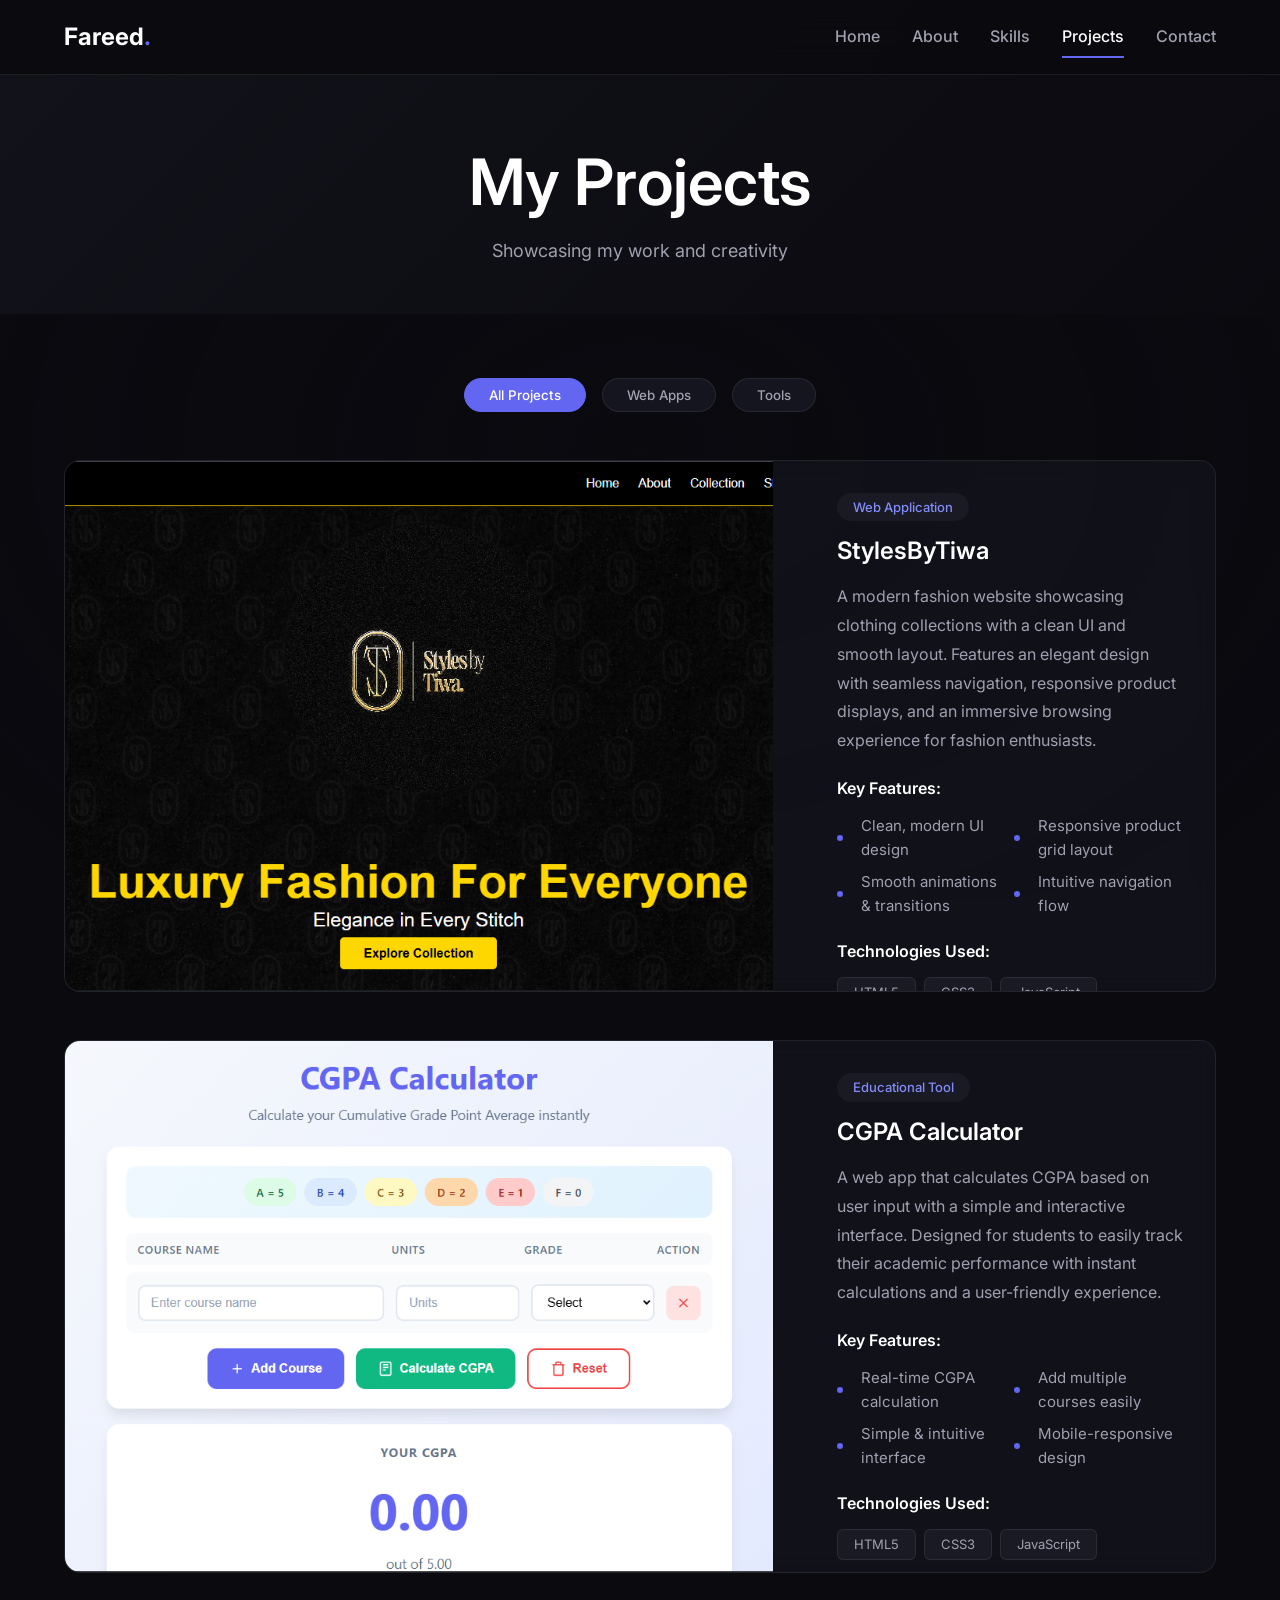
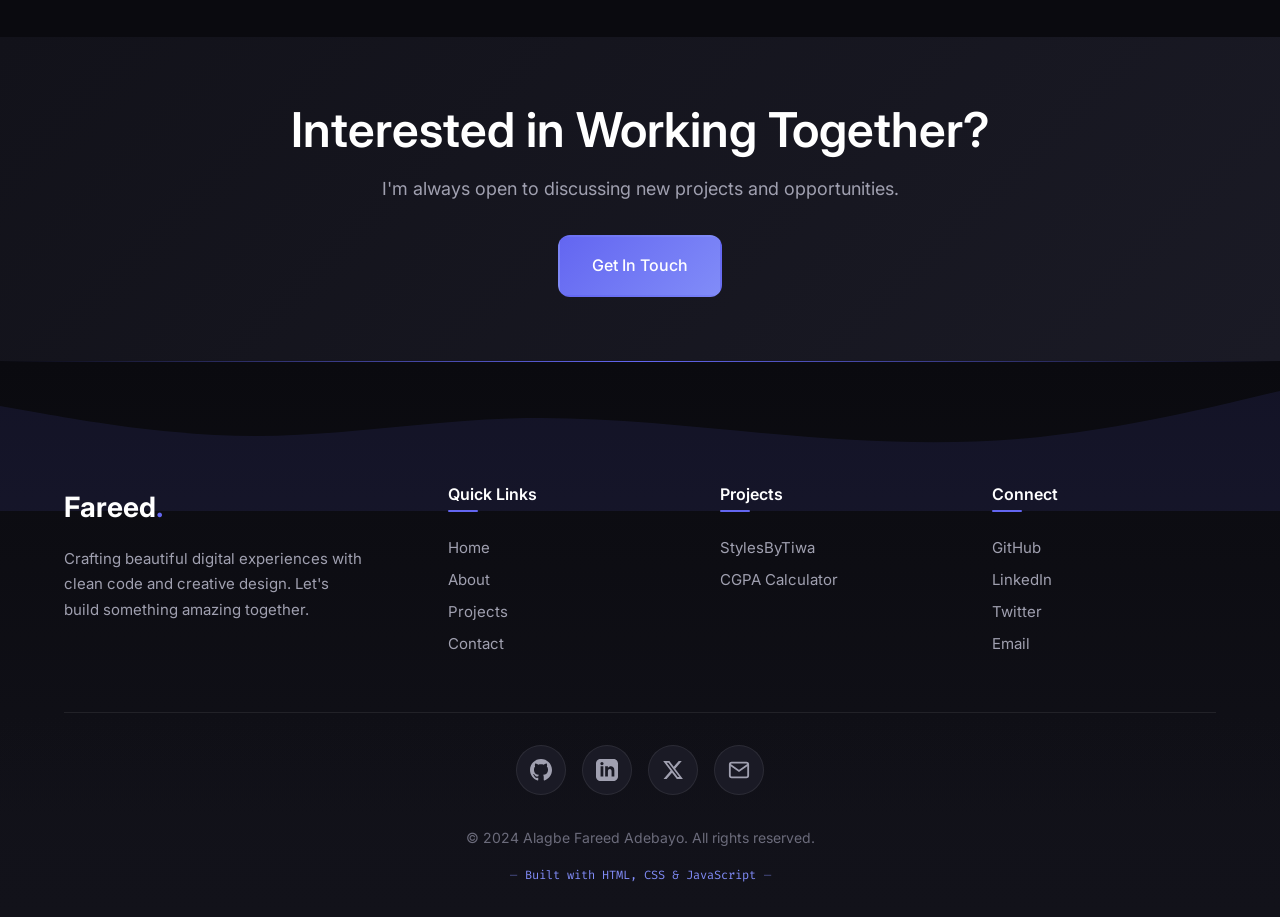
<file: projects.html>
<!DOCTYPE html>
<html lang="en">
<head>
    <meta charset="UTF-8">
    <meta name="viewport" content="width=device-width, initial-scale=1.0">
    <title>Projects | Alagbe Fareed Adebayo</title>
    <link rel="stylesheet" href="style.css">
    <link rel="preconnect" href="https://fonts.googleapis.com">
    <link rel="preconnect" href="https://fonts.gstatic.com" crossorigin>
    <link href="https://fonts.googleapis.com/css2?family=Inter:wght@300;400;500;600;700&family=Fira+Code:wght@400;500&display=swap" rel="stylesheet">
</head>
<body>
    <!-- Animated Background -->
    <div class="code-background">
        <div class="bg-slider">
            <div class="bg-slide active" style="background-image: url('https://images.unsplash.com/photo-1461749280684-dccba630e2f6?w=1920&q=80');"></div>
            <div class="bg-slide" style="background-image: url('https://images.unsplash.com/photo-1555066931-4365d14bab8c?w=1920&q=80');"></div>
            <div class="bg-slide" style="background-image: url('https://images.unsplash.com/photo-1516116216624-53e6931f40a5?w=1920&q=80');"></div>
            <div class="bg-slide" style="background-image: url('https://images.unsplash.com/photo-1504639725590-34d0984388bd?w=1920&q=80');"></div>
        </div>
        <div class="bg-overlay"></div>
    </div>

    <!-- Navigation -->
    <nav class="navbar">
        <div class="nav-container">
            <a href="index.html" class="logo">Fareed<span>.</span></a>
            <div class="nav-menu">
                <a href="index.html" class="nav-link">Home</a>
                <a href="about.html" class="nav-link">About</a>
                <a href="index.html#skills" class="nav-link">Skills</a>
                <a href="projects.html" class="nav-link active">Projects</a>
                <a href="contact.html" class="nav-link">Contact</a>
            </div>
            <button class="nav-toggle" aria-label="Toggle navigation">
                <span></span>
                <span></span>
                <span></span>
            </button>
        </div>
    </nav>

    <!-- Projects Hero -->
    <section class="page-hero">
        <div class="container">
            <h1 class="page-title animate-on-scroll">My Projects</h1>
            <p class="page-subtitle animate-on-scroll">Showcasing my work and creativity</p>
        </div>
    </section>

    <!-- Projects Grid -->
    <section class="section projects-page-section">
        <div class="container">
            <div class="projects-filter animate-on-scroll">
                <button class="filter-btn active" data-filter="all">All Projects</button>
                <button class="filter-btn" data-filter="web">Web Apps</button>
                <button class="filter-btn" data-filter="tools">Tools</button>
            </div>

            <div class="projects-page-grid">
                <!-- Project 1: StylesByTiwa -->
                <article class="project-page-card animate-on-scroll" data-category="web" onclick="window.open('https://scodos1.github.io/stylesbytiwa/', '_blank')">
                    <div class="project-page-image">
                        <div class="project-screenshot-wrapper">
                            <img src="stylesbytiwa-preview.png" alt="StylesByTiwa - Fashion Website Preview" class="project-screenshot" onerror="this.onerror=null; this.src='data:image/svg+xml,%3Csvg xmlns=%22http://www.w3.org/2000/svg%22 width=%22800%22 height=%22600%22 viewBox=%220 0 800 600%22%3E%3Crect fill=%22%231a1a2e%22 width=%22800%22 height=%22600%22/%3E%3Ctext fill=%22%236366f1%22 font-family=%22sans-serif%22 font-size=%2224%22 x=%2250%25%22 y=%2250%25%22 text-anchor=%22middle%22 dy=%22.3em%22%3EStylesByTiwa%3C/text%3E%3Ctext fill=%22%23a0a0b0%22 font-family=%22sans-serif%22 font-size=%2214%22 x=%2250%25%22 y=%2255%25%22 text-anchor=%22middle%22%3EFashion Website%3C/text%3E%3C/svg%3E';">
                            <div class="project-screenshot-overlay">
                                <span class="view-project-btn">View Live Site</span>
                            </div>
                        </div>
                    </div>
                    <div class="project-page-content">
                        <span class="project-category">Web Application</span>
                        <h3 class="project-page-title">StylesByTiwa</h3>
                        <p class="project-page-description">
                            A modern fashion website showcasing clothing collections with a clean UI and smooth layout.
                            Features an elegant design with seamless navigation, responsive product displays, and
                            an immersive browsing experience for fashion enthusiasts.
                        </p>
                        <div class="project-features">
                            <h4>Key Features:</h4>
                            <ul>
                                <li>Clean, modern UI design</li>
                                <li>Responsive product grid layout</li>
                                <li>Smooth animations & transitions</li>
                                <li>Intuitive navigation flow</li>
                            </ul>
                        </div>
                        <div class="project-tech">
                            <h4>Technologies Used:</h4>
                            <div class="tech-tags">
                                <span class="tech-tag">HTML5</span>
                                <span class="tech-tag">CSS3</span>
                                <span class="tech-tag">JavaScript</span>
                            </div>
                        </div>
                        <div class="project-page-links">
                            <a href="https://scodos1.github.io/stylesbytiwa/" target="_blank" class="btn btn-primary" onclick="event.stopPropagation()">
                                <svg xmlns="http://www.w3.org/2000/svg" width="18" height="18" viewBox="0 0 24 24" fill="none" stroke="currentColor" stroke-width="2">
                                    <path d="M18 13v6a2 2 0 0 1-2 2H5a2 2 0 0 1-2-2V8a2 2 0 0 1 2-2h6"/>
                                    <polyline points="15 3 21 3 21 9"/>
                                    <line x1="10" y1="14" x2="21" y2="3"/>
                                </svg>
                                Live Demo
                            </a>
                        </div>
                    </div>
                </article>

                <!-- Project 2: CGPA Calculator -->
                <article class="project-page-card animate-on-scroll" data-category="tools" onclick="window.open('https://scodos1.github.io/CGPA.calculator/', '_blank')">
                    <div class="project-page-image">
                        <div class="project-screenshot-wrapper">
                            <img src="cgpa-preview.png" alt="CGPA Calculator Preview" class="project-screenshot" onerror="this.onerror=null; this.src='data:image/svg+xml,%3Csvg xmlns=%22http://www.w3.org/2000/svg%22 width=%22800%22 height=%22600%22 viewBox=%220 0 800 600%22%3E%3Crect fill=%22%230d1b2a%22 width=%22800%22 height=%22600%22/%3E%3Ctext fill=%22%236366f1%22 font-family=%22sans-serif%22 font-size=%2224%22 x=%2250%25%22 y=%2250%25%22 text-anchor=%22middle%22 dy=%22.3em%22%3ECGPA Calculator%3C/text%3E%3Ctext fill=%22%23a0a0b0%22 font-family=%22sans-serif%22 font-size=%2214%22 x=%2250%25%22 y=%2255%25%22 text-anchor=%22middle%22%3EEducational Tool%3C/text%3E%3C/svg%3E';">
                            <div class="project-screenshot-overlay">
                                <span class="view-project-btn">View Live Site</span>
                            </div>
                        </div>
                    </div>
                    <div class="project-page-content">
                        <span class="project-category">Educational Tool</span>
                        <h3 class="project-page-title">CGPA Calculator</h3>
                        <p class="project-page-description">
                            A web app that calculates CGPA based on user input with a simple and interactive interface.
                            Designed for students to easily track their academic performance with instant calculations
                            and a user-friendly experience.
                        </p>
                        <div class="project-features">
                            <h4>Key Features:</h4>
                            <ul>
                                <li>Real-time CGPA calculation</li>
                                <li>Add multiple courses easily</li>
                                <li>Simple & intuitive interface</li>
                                <li>Mobile-responsive design</li>
                            </ul>
                        </div>
                        <div class="project-tech">
                            <h4>Technologies Used:</h4>
                            <div class="tech-tags">
                                <span class="tech-tag">HTML5</span>
                                <span class="tech-tag">CSS3</span>
                                <span class="tech-tag">JavaScript</span>
                            </div>
                        </div>
                        <div class="project-page-links">
                            <a href="https://scodos1.github.io/CGPA.calculator/" target="_blank" class="btn btn-primary" onclick="event.stopPropagation()">
                                <svg xmlns="http://www.w3.org/2000/svg" width="18" height="18" viewBox="0 0 24 24" fill="none" stroke="currentColor" stroke-width="2">
                                    <path d="M18 13v6a2 2 0 0 1-2 2H5a2 2 0 0 1-2-2V8a2 2 0 0 1 2-2h6"/>
                                    <polyline points="15 3 21 3 21 9"/>
                                    <line x1="10" y1="14" x2="21" y2="3"/>
                                </svg>
                                Live Demo
                            </a>
                        </div>
                    </div>
                </article>
            </div>
        </div>
    </section>

    <!-- CTA Section -->
    <section class="section contact-cta">
        <div class="container">
            <div class="cta-content animate-on-scroll">
                <h2>Interested in Working Together?</h2>
                <p>I'm always open to discussing new projects and opportunities.</p>
                <a href="contact.html" class="btn btn-primary">Get In Touch</a>
            </div>
        </div>
    </section>

    <!-- Footer -->
    <footer class="footer">
        <div class="footer-wave">
            <svg xmlns="http://www.w3.org/2000/svg" viewBox="0 0 1440 320" preserveAspectRatio="none">
                <path fill="currentColor" fill-opacity="1" d="M0,96L48,112C96,128,192,160,288,160C384,160,480,128,576,122.7C672,117,768,139,864,154.7C960,171,1056,181,1152,165.3C1248,149,1344,107,1392,85.3L1440,64L1440,320L1392,320C1344,320,1248,320,1152,320C1056,320,960,320,864,320C768,320,672,320,576,320C480,320,384,320,288,320C192,320,96,320,48,320L0,320Z"></path>
            </svg>
        </div>
        <div class="footer-container">
            <div class="footer-top">
                <div class="footer-brand">
                    <a href="index.html" class="footer-logo">Fareed<span>.</span></a>
                    <p>Crafting beautiful digital experiences with clean code and creative design. Let's build something amazing together.</p>
                </div>
                <div class="footer-links-column">
                    <h4>Quick Links</h4>
                    <a href="index.html">Home</a>
                    <a href="about.html">About</a>
                    <a href="projects.html">Projects</a>
                    <a href="contact.html">Contact</a>
                </div>
                <div class="footer-links-column">
                    <h4>Projects</h4>
                    <a href="projects.html">StylesByTiwa</a>
                    <a href="projects.html">CGPA Calculator</a>
                </div>
                <div class="footer-links-column">
                    <h4>Connect</h4>
                    <a href="https://github.com/Scodos1" target="_blank">GitHub</a>
                    <a href="https://www.linkedin.com/in/alagbe-fareed" target="_blank">LinkedIn</a>
                    <a href="https://twitter.com/Scodos_" target="_blank">Twitter</a>
                    <a href="mailto:alagbefareed@gmail.com">Email</a>
                </div>
            </div>
            <div class="footer-social-links">
                <a href="https://github.com/Scodos1" target="_blank" class="footer-social-btn" aria-label="GitHub">
                    <svg xmlns="http://www.w3.org/2000/svg" width="22" height="22" viewBox="0 0 24 24" fill="currentColor">
                        <path d="M12 0c-6.626 0-12 5.373-12 12 0 5.302 3.438 9.8 8.207 11.387.599.111.793-.261.793-.577v-2.234c-3.338.726-4.033-1.416-4.033-1.416-.546-1.387-1.333-1.756-1.333-1.756-1.089-.745.083-.729.083-.729 1.205.084 1.839 1.237 1.839 1.237 1.07 1.834 2.807 1.304 3.492.997.107-.775.418-1.305.762-1.604-2.665-.305-5.467-1.334-5.467-5.931 0-1.311.469-2.381 1.236-3.221-.124-.303-.535-1.524.117-3.176 0 0 1.008-.322 3.301 1.23.957-.266 1.983-.399 3.003-.404 1.02.005 2.047.138 3.006.404 2.291-1.552 3.297-1.23 3.297-1.23.653 1.653.242 2.874.118 3.176.77.84 1.235 1.911 1.235 3.221 0 4.609-2.807 5.624-5.479 5.921.43.372.823 1.102.823 2.222v3.293c0 .319.192.694.801.576 4.765-1.589 8.199-6.086 8.199-11.386 0-6.627-5.373-12-12-12z"/>
                    </svg>
                </a>
                <a href="https://www.linkedin.com/in/alagbe-fareed" target="_blank" class="footer-social-btn" aria-label="LinkedIn">
                    <svg xmlns="http://www.w3.org/2000/svg" width="22" height="22" viewBox="0 0 24 24" fill="currentColor">
                        <path d="M19 0h-14c-2.761 0-5 2.239-5 5v14c0 2.761 2.239 5 5 5h14c2.762 0 5-2.239 5-5v-14c0-2.761-2.238-5-5-5zm-11 19h-3v-11h3v11zm-1.5-12.268c-.966 0-1.75-.79-1.75-1.764s.784-1.764 1.75-1.764 1.75.79 1.75 1.764-.783 1.764-1.75 1.764zm13.5 12.268h-3v-5.604c0-3.368-4-3.113-4 0v5.604h-3v-11h3v1.765c1.396-2.586 7-2.777 7 2.476v6.759z"/>
                    </svg>
                </a>
                <a href="https://twitter.com/Scodos_" target="_blank" class="footer-social-btn" aria-label="Twitter">
                    <svg xmlns="http://www.w3.org/2000/svg" width="22" height="22" viewBox="0 0 24 24" fill="currentColor">
                        <path d="M18.244 2.25h3.308l-7.227 8.26 8.502 11.24H16.17l-5.214-6.817L4.99 21.75H1.68l7.73-8.835L1.254 2.25H8.08l4.713 6.231zm-1.161 17.52h1.833L7.084 4.126H5.117z"/>
                    </svg>
                </a>
                <a href="mailto:alagbefareed@gmail.com" class="footer-social-btn" aria-label="Email">
                    <svg xmlns="http://www.w3.org/2000/svg" width="22" height="22" viewBox="0 0 24 24" fill="none" stroke="currentColor" stroke-width="2">
                        <path d="M4 4h16c1.1 0 2 .9 2 2v12c0 1.1-.9 2-2 2H4c-1.1 0-2-.9-2-2V6c0-1.1.9-2 2-2z"/>
                        <polyline points="22,6 12,13 2,6"/>
                    </svg>
                </a>
            </div>
            <div class="footer-bottom">
                <p>&copy; 2024 Alagbe Fareed Adebayo. All rights reserved.</p>
                <p class="footer-tagline">Built with HTML, CSS & JavaScript</p>
            </div>
        </div>
        <div class="footer-decoration"></div>
    </footer>

    <script src="script.js"></script>
</body>
</html>
</file>
<file: style.css>
/* ================================
   CSS Variables & Reset
================================ */
:root {
    /* Colors */
    --bg-primary: #0a0a0f;
    --bg-secondary: #12121a;
    --bg-tertiary: #1a1a25;
    --bg-card: #15151f;

    --text-primary: #ffffff;
    --text-secondary: #a0a0b0;
    --text-muted: #6b6b7b;

    --accent-primary: #6366f1;
    --accent-secondary: #818cf8;
    --accent-glow: rgba(99, 102, 241, 0.3);

    --border-color: rgba(255, 255, 255, 0.08);
    --border-hover: rgba(255, 255, 255, 0.15);

    /* Typography */
    --font-primary: 'Inter', -apple-system, BlinkMacSystemFont, sans-serif;
    --font-mono: 'Fira Code', monospace;

    /* Spacing */
    --spacing-xs: 0.25rem;
    --spacing-sm: 0.5rem;
    --spacing-md: 1rem;
    --spacing-lg: 1.5rem;
    --spacing-xl: 2rem;
    --spacing-2xl: 3rem;
    --spacing-3xl: 4rem;

    /* Border Radius */
    --radius-sm: 0.375rem;
    --radius-md: 0.5rem;
    --radius-lg: 0.75rem;
    --radius-xl: 1rem;
    --radius-full: 9999px;

    /* Transitions */
    --transition-fast: 150ms ease;
    --transition-base: 250ms ease;
    --transition-slow: 350ms ease;

    /* Shadows */
    --shadow-sm: 0 1px 2px rgba(0, 0, 0, 0.3);
    --shadow-md: 0 4px 6px rgba(0, 0, 0, 0.3);
    --shadow-lg: 0 10px 25px rgba(0, 0, 0, 0.4);
    --shadow-glow: 0 0 30px var(--accent-glow);
}

/* Reset */
*, *::before, *::after {
    margin: 0;
    padding: 0;
    box-sizing: border-box;
}

html {
    scroll-behavior: smooth;
    font-size: 16px;
}

body {
    font-family: var(--font-primary);
    background-color: var(--bg-primary);
    color: var(--text-primary);
    line-height: 1.6;
    overflow-x: hidden;
    -webkit-font-smoothing: antialiased;
    -moz-osx-font-smoothing: grayscale;
}

a {
    color: inherit;
    text-decoration: none;
    transition: color var(--transition-fast);
}

img {
    max-width: 100%;
    height: auto;
    display: block;
}

ul, ol {
    list-style: none;
}

button {
    font-family: inherit;
    cursor: pointer;
    border: none;
    background: none;
}

input, textarea {
    font-family: inherit;
    font-size: inherit;
}

/* ================================
   Animated Background
================================ */
.code-background {
    position: fixed;
    top: 0;
    left: 0;
    right: 0;
    bottom: 0;
    z-index: -1;
    overflow: hidden;
    pointer-events: none;
}

.bg-slider {
    position: absolute;
    top: 0;
    left: 0;
    width: 100%;
    height: 100%;
}

.bg-slide {
    position: absolute;
    top: 0;
    left: 0;
    width: 100%;
    height: 100%;
    opacity: 0;
    transition: opacity 3s ease-in-out;
    background-size: cover;
    background-position: center;
    background-repeat: no-repeat;
    filter: brightness(0.12);
}

.bg-slide.active {
    opacity: 1;
}

.bg-overlay {
    position: absolute;
    top: 0;
    left: 0;
    width: 100%;
    height: 100%;
    background: radial-gradient(ellipse at center, transparent 0%, rgba(10, 10, 15, 0.4) 100%);
}

/* ================================
   Utility Classes
================================ */
.container {
    width: 100%;
    max-width: 1200px;
    margin: 0 auto;
    padding: 0 var(--spacing-lg);
}

.section {
    padding: var(--spacing-3xl) 0;
    position: relative;
}

/* ================================
   Typography
================================ */
h1, h2, h3, h4, h5, h6 {
    font-weight: 600;
    line-height: 1.2;
}

h1 { font-size: clamp(2.5rem, 5vw, 4rem); }
h2 { font-size: clamp(2rem, 4vw, 3rem); }
h3 { font-size: clamp(1.5rem, 3vw, 2rem); }
h4 { font-size: clamp(1.25rem, 2vw, 1.5rem); }

.section-title {
    text-align: center;
    margin-bottom: var(--spacing-3xl);
    position: relative;
}

.section-title::after {
    content: '';
    display: block;
    width: 60px;
    height: 4px;
    background: linear-gradient(90deg, var(--accent-primary), var(--accent-secondary));
    margin: var(--spacing-md) auto 0;
    border-radius: var(--radius-full);
}

/* ================================
   Buttons
================================ */
.btn {
    display: inline-flex;
    align-items: center;
    justify-content: center;
    gap: var(--spacing-sm);
    padding: var(--spacing-md) var(--spacing-xl);
    border-radius: var(--radius-lg);
    font-weight: 500;
    font-size: 1rem;
    transition: all var(--transition-base);
    cursor: pointer;
    border: 2px solid transparent;
}

.btn-primary {
    background: linear-gradient(135deg, var(--accent-primary), var(--accent-secondary));
    color: var(--text-primary);
}

.btn-primary:hover {
    transform: translateY(-2px);
    box-shadow: var(--shadow-glow);
}

.btn-secondary {
    background: transparent;
    color: var(--text-primary);
    border-color: var(--border-hover);
}

.btn-secondary:hover {
    background: var(--bg-tertiary);
    border-color: var(--accent-primary);
}

/* ================================
   Navigation
================================ */
.navbar {
    position: fixed;
    top: 0;
    left: 0;
    right: 0;
    z-index: 1000;
    background: rgba(10, 10, 15, 0.9);
    backdrop-filter: blur(20px);
    border-bottom: 1px solid var(--border-color);
}

.nav-container {
    display: flex;
    align-items: center;
    justify-content: space-between;
    max-width: 1200px;
    margin: 0 auto;
    padding: var(--spacing-md) var(--spacing-lg);
}

.logo {
    font-size: 1.5rem;
    font-weight: 700;
    color: var(--text-primary);
}

.logo span {
    color: var(--accent-primary);
}

.nav-menu {
    display: flex;
    align-items: center;
    gap: var(--spacing-xl);
}

.nav-link {
    color: var(--text-secondary);
    font-weight: 500;
    position: relative;
    padding: var(--spacing-sm) 0;
}

.nav-link::after {
    content: '';
    position: absolute;
    bottom: 0;
    left: 0;
    width: 0;
    height: 2px;
    background: var(--accent-primary);
    transition: width var(--transition-base);
}

.nav-link:hover,
.nav-link.active {
    color: var(--text-primary);
}

.nav-link:hover::after,
.nav-link.active::after {
    width: 100%;
}

.nav-toggle {
    display: none;
    flex-direction: column;
    gap: 5px;
    padding: var(--spacing-sm);
}

.nav-toggle span {
    display: block;
    width: 24px;
    height: 2px;
    background: var(--text-primary);
    transition: all var(--transition-fast);
}

/* ================================
   Hero Section
================================ */
.hero {
    min-height: 100vh;
    display: flex;
    align-items: center;
    justify-content: center;
    position: relative;
    padding: calc(80px + var(--spacing-2xl)) var(--spacing-lg) var(--spacing-2xl);
    overflow: hidden;
}

.hero-container {
    max-width: 1200px;
    width: 100%;
    margin: 0 auto;
    display: grid;
    grid-template-columns: 1fr 1fr;
    gap: var(--spacing-3xl);
    align-items: center;
}

.hero-content {
    z-index: 1;
}

.hero-greeting {
    color: var(--accent-secondary);
    font-size: 1.125rem;
    font-weight: 500;
    margin-bottom: var(--spacing-md);
}

.hero-name {
    font-size: clamp(2.5rem, 6vw, 4rem);
    font-weight: 700;
    margin-bottom: var(--spacing-md);
    background: linear-gradient(135deg, var(--text-primary), var(--text-secondary));
    -webkit-background-clip: text;
    -webkit-text-fill-color: transparent;
    background-clip: text;
}

.hero-title {
    font-size: clamp(1.25rem, 3vw, 1.75rem);
    color: var(--accent-primary);
    font-weight: 600;
    margin-bottom: var(--spacing-lg);
}

.hero-description {
    color: var(--text-secondary);
    font-size: 1.125rem;
    margin-bottom: var(--spacing-xl);
    max-width: 500px;
}

.hero-buttons {
    display: flex;
    gap: var(--spacing-md);
    justify-content: flex-start;
    flex-wrap: wrap;
    margin-bottom: var(--spacing-xl);
}

.hero-socials {
    display: flex;
    gap: var(--spacing-md);
    justify-content: flex-start;
}

.social-link {
    display: flex;
    align-items: center;
    justify-content: center;
    width: 48px;
    height: 48px;
    border-radius: var(--radius-lg);
    background: var(--bg-tertiary);
    border: 1px solid var(--border-color);
    color: var(--text-secondary);
    transition: all var(--transition-base);
}

.social-link:hover {
    background: var(--accent-primary);
    color: var(--text-primary);
    transform: translateY(-3px);
}

/* Hero Image */
.hero-image {
    display: flex;
    justify-content: center;
    align-items: center;
}

.image-wrapper {
    position: relative;
}

.profile-image {
    width: 350px;
    height: 350px;
    border-radius: 50%;
    overflow: hidden;
    position: relative;
    z-index: 2;
    border: 5px solid var(--accent-primary);
    box-shadow: 0 0 40px var(--accent-glow), inset 0 0 20px rgba(99, 102, 241, 0.1);
}

.profile-image::before {
    content: '';
    position: absolute;
    top: 0;
    left: 0;
    right: 0;
    bottom: 0;
    border-radius: 50%;
    padding: 3px;
    background: linear-gradient(135deg, var(--accent-primary), var(--accent-secondary), var(--accent-primary));
    -webkit-mask: linear-gradient(#fff 0 0) content-box, linear-gradient(#fff 0 0);
    -webkit-mask-composite: xor;
    mask-composite: exclude;
    animation: borderRotate 3s linear infinite;
}

@keyframes borderRotate {
    0% { background: linear-gradient(0deg, var(--accent-primary), var(--accent-secondary), var(--accent-primary)); }
    50% { background: linear-gradient(180deg, var(--accent-primary), var(--accent-secondary), var(--accent-primary)); }
    100% { background: linear-gradient(360deg, var(--accent-primary), var(--accent-secondary), var(--accent-primary)); }
}

.profile-image img {
    width: 100%;
    height: 100%;
    object-fit: cover;
    object-position: center;
    transition: transform var(--transition-slow);
    border-radius: 50%;
}

.profile-image:hover img {
    transform: scale(1.08);
}

.image-decoration {
    position: absolute;
    top: -25px;
    left: -25px;
    right: -25px;
    bottom: -25px;
    border: 2px dashed var(--accent-secondary);
    border-radius: 50%;
    opacity: 0.5;
    animation: rotate 20s linear infinite;
    pointer-events: none;
}

@keyframes rotate {
    from { transform: rotate(0deg); }
    to { transform: rotate(360deg); }
}

.image-glow {
    position: absolute;
    top: 50%;
    left: 50%;
    transform: translate(-50%, -50%);
    width: 450px;
    height: 450px;
    background: radial-gradient(circle, var(--accent-glow) 0%, transparent 70%);
    z-index: -1;
    animation: pulse 4s ease-in-out infinite;
}

@keyframes pulse {
    0%, 100% { opacity: 1; transform: translate(-50%, -50%) scale(1); }
    50% { opacity: 0.7; transform: translate(-50%, -50%) scale(1.1); }
}

/* ================================
   Skills Section
================================ */
.skills-section {
    background: var(--bg-secondary);
}

.skills-grid {
    display: grid;
    grid-template-columns: repeat(auto-fit, minmax(280px, 1fr));
    gap: var(--spacing-xl);
    margin-bottom: var(--spacing-2xl);
}

.skill-card {
    background: var(--bg-card);
    border: 1px solid var(--border-color);
    border-radius: var(--radius-xl);
    padding: var(--spacing-xl);
    text-align: center;
    transition: all var(--transition-base);
}

.skill-card:hover {
    transform: translateY(-5px);
    border-color: var(--accent-primary);
    box-shadow: var(--shadow-glow);
}

.skill-icon {
    width: 80px;
    height: 80px;
    margin: 0 auto var(--spacing-lg);
    display: flex;
    align-items: center;
    justify-content: center;
    border-radius: var(--radius-lg);
}

.skill-icon.html-icon {
    color: #e34f26;
    background: rgba(227, 79, 38, 0.1);
}

.skill-icon.css-icon {
    color: #1572b6;
    background: rgba(21, 114, 182, 0.1);
}

.skill-icon.js-icon {
    color: #f7df1e;
    background: rgba(247, 223, 30, 0.1);
}

.skill-name {
    font-size: 1.25rem;
    margin-bottom: var(--spacing-sm);
}

.skill-level {
    color: var(--accent-secondary);
    font-weight: 500;
    margin-bottom: var(--spacing-lg);
}

.skill-bar {
    height: 6px;
    background: var(--bg-tertiary);
    border-radius: var(--radius-full);
    overflow: hidden;
}

.skill-progress {
    height: 100%;
    background: linear-gradient(90deg, var(--accent-primary), var(--accent-secondary));
    border-radius: var(--radius-full);
    width: 0;
    transition: width 1s ease-out;
}

.section-cta {
    text-align: center;
}

/* ================================
   Projects Section
================================ */
.projects-section {
    background: var(--bg-primary);
}

.projects-grid {
    display: grid;
    grid-template-columns: repeat(auto-fit, minmax(300px, 1fr));
    gap: var(--spacing-xl);
    margin-bottom: var(--spacing-2xl);
}

.project-card {
    background: var(--bg-card);
    border: 1px solid var(--border-color);
    border-radius: var(--radius-xl);
    overflow: hidden;
    transition: all var(--transition-base);
}

.project-card:hover {
    transform: translateY(-5px);
    border-color: var(--accent-primary);
    box-shadow: var(--shadow-glow);
}

.project-image {
    aspect-ratio: 16 / 10;
    overflow: hidden;
    cursor: pointer;
}

.project-placeholder {
    width: 100%;
    height: 100%;
    background: linear-gradient(135deg, var(--bg-tertiary), var(--bg-secondary));
    display: flex;
    align-items: center;
    justify-content: center;
    font-size: 1.5rem;
    font-weight: 600;
    color: var(--text-muted);
    transition: transform var(--transition-base);
}

.project-card:hover .project-placeholder {
    transform: scale(1.05);
}

.project-content {
    padding: var(--spacing-xl);
}

.project-title {
    font-size: 1.25rem;
    margin-bottom: var(--spacing-sm);
}

.project-description {
    color: var(--text-secondary);
    font-size: 0.9375rem;
    margin-bottom: var(--spacing-md);
    line-height: 1.7;
}

.project-tags {
    display: flex;
    flex-wrap: wrap;
    gap: var(--spacing-sm);
    margin-bottom: var(--spacing-lg);
}

.tag {
    padding: var(--spacing-xs) var(--spacing-md);
    background: var(--bg-tertiary);
    border-radius: var(--radius-full);
    font-size: 0.8125rem;
    color: var(--accent-secondary);
    font-weight: 500;
}

.project-link {
    color: var(--accent-primary);
    font-weight: 500;
    display: inline-flex;
    align-items: center;
    gap: var(--spacing-sm);
    transition: all var(--transition-fast);
    cursor: pointer;
    background: none;
    border: none;
    font-size: 1rem;
    font-family: inherit;
}

.project-link:hover {
    color: var(--accent-secondary);
    gap: var(--spacing-md);
}

/* ================================
   Modal
================================ */
.modal {
    position: fixed;
    inset: 0;
    z-index: 2000;
    display: none;
    align-items: center;
    justify-content: center;
    padding: var(--spacing-lg);
}

.modal.active {
    display: flex;
}

.modal-overlay {
    position: fixed;
    inset: 0;
    background: rgba(0, 0, 0, 0.8);
    backdrop-filter: blur(5px);
}

.modal-content {
    position: relative;
    background: var(--bg-card);
    border: 1px solid var(--border-color);
    border-radius: var(--radius-xl);
    max-width: 600px;
    width: 100%;
    max-height: 90vh;
    overflow-y: auto;
    z-index: 2001;
    animation: modalSlideIn 0.3s ease-out;
}

@keyframes modalSlideIn {
    from {
        opacity: 0;
        transform: translateY(20px);
    }
    to {
        opacity: 1;
        transform: translateY(0);
    }
}

.modal-close {
    position: absolute;
    top: var(--spacing-md);
    right: var(--spacing-md);
    width: 40px;
    height: 40px;
    display: flex;
    align-items: center;
    justify-content: center;
    background: var(--bg-tertiary);
    border: 1px solid var(--border-color);
    border-radius: var(--radius-lg);
    color: var(--text-secondary);
    cursor: pointer;
    transition: all var(--transition-fast);
    z-index: 10;
}

.modal-close:hover {
    background: var(--accent-primary);
    color: var(--text-primary);
}

.modal-header {
    height: 200px;
    overflow: hidden;
}

.modal-image {
    width: 100%;
    height: 100%;
    background: linear-gradient(135deg, var(--bg-tertiary), var(--bg-secondary));
    display: flex;
    align-items: center;
    justify-content: center;
    font-size: 3rem;
    font-weight: 600;
    color: var(--text-muted);
}

.modal-body {
    padding: var(--spacing-xl);
}

.modal-category {
    display: inline-block;
    padding: var(--spacing-xs) var(--spacing-md);
    background: linear-gradient(135deg, var(--accent-primary), var(--accent-secondary));
    border-radius: var(--radius-full);
    font-size: 0.8125rem;
    color: white;
    font-weight: 500;
    margin-bottom: var(--spacing-md);
}

.modal-title {
    font-size: 1.75rem;
    margin-bottom: var(--spacing-md);
}

.modal-description {
    color: var(--text-secondary);
    line-height: 1.8;
    margin-bottom: var(--spacing-xl);
}

.modal-features,
.modal-tech {
    margin-bottom: var(--spacing-xl);
}

.modal-features h4,
.modal-tech h4 {
    font-size: 1rem;
    margin-bottom: var(--spacing-md);
    color: var(--text-primary);
}

.modal-features ul {
    display: grid;
    gap: var(--spacing-sm);
}

.modal-features li {
    color: var(--text-secondary);
    padding-left: var(--spacing-lg);
    position: relative;
    font-size: 0.9375rem;
}

.modal-features li::before {
    content: '✓';
    position: absolute;
    left: 0;
    color: var(--accent-primary);
    font-weight: 600;
}

.modal-tech .tech-tags {
    display: flex;
    flex-wrap: wrap;
    gap: var(--spacing-sm);
}

.modal-actions {
    display: flex;
    gap: var(--spacing-md);
}

/* ================================
   Contact CTA Section
================================ */
.contact-cta {
    background: linear-gradient(135deg, var(--bg-secondary), var(--bg-tertiary));
    text-align: center;
}

.cta-content h2 {
    margin-bottom: var(--spacing-md);
}

.cta-content p {
    color: var(--text-secondary);
    margin-bottom: var(--spacing-xl);
    font-size: 1.125rem;
}

.cta-buttons {
    display: flex;
    gap: var(--spacing-md);
    justify-content: center;
    flex-wrap: wrap;
}

/* ================================
   Modern Footer
================================ */
.footer {
    background: linear-gradient(180deg, var(--bg-primary) 0%, var(--bg-secondary) 100%);
    position: relative;
    overflow: hidden;
    padding-top: 60px;
}

.footer::before {
    content: '';
    position: absolute;
    top: 0;
    left: 0;
    right: 0;
    height: 1px;
    background: linear-gradient(90deg, transparent, var(--accent-primary), transparent);
}

.footer-wave {
    position: absolute;
    top: 0;
    left: 0;
    right: 0;
    color: var(--accent-primary);
    opacity: 0.1;
    pointer-events: none;
}

.footer-wave svg {
    display: block;
    width: 100%;
    height: 150px;
}

.footer-container {
    max-width: 1200px;
    margin: 0 auto;
    padding: var(--spacing-3xl) var(--spacing-lg) var(--spacing-xl);
    position: relative;
    z-index: 1;
}

.footer-top {
    display: grid;
    grid-template-columns: 1.5fr 1fr 1fr 1fr;
    gap: var(--spacing-2xl);
    padding-bottom: var(--spacing-2xl);
    border-bottom: 1px solid var(--border-color);
    margin-bottom: var(--spacing-xl);
}

.footer-brand {
    max-width: 300px;
}

.footer-logo {
    font-size: 1.75rem;
    font-weight: 700;
    color: var(--text-primary);
    display: inline-block;
    margin-bottom: var(--spacing-md);
    transition: transform var(--transition-base);
}

.footer-logo:hover {
    transform: scale(1.05);
}

.footer-logo span {
    color: var(--accent-primary);
}

.footer-brand p {
    color: var(--text-secondary);
    line-height: 1.7;
    font-size: 0.9375rem;
}

.footer-links-column h4 {
    font-size: 1rem;
    margin-bottom: var(--spacing-lg);
    color: var(--text-primary);
    position: relative;
    padding-bottom: var(--spacing-sm);
}

.footer-links-column h4::after {
    content: '';
    position: absolute;
    bottom: 0;
    left: 0;
    width: 30px;
    height: 2px;
    background: var(--accent-primary);
    border-radius: var(--radius-full);
}

.footer-links-column a {
    display: block;
    color: var(--text-secondary);
    margin-bottom: var(--spacing-sm);
    transition: all var(--transition-fast);
    font-size: 0.9375rem;
}

.footer-links-column a:hover {
    color: var(--accent-primary);
    transform: translateX(5px);
}

.footer-social-links {
    display: flex;
    gap: var(--spacing-md);
    justify-content: center;
    margin-bottom: var(--spacing-xl);
}

.footer-social-btn {
    display: flex;
    align-items: center;
    justify-content: center;
    width: 50px;
    height: 50px;
    background: var(--bg-tertiary);
    border: 1px solid var(--border-color);
    border-radius: 50%;
    color: var(--text-secondary);
    transition: all var(--transition-base);
    position: relative;
    overflow: hidden;
}

.footer-social-btn::before {
    content: '';
    position: absolute;
    top: 0;
    left: 0;
    right: 0;
    bottom: 0;
    background: linear-gradient(135deg, var(--accent-primary), var(--accent-secondary));
    opacity: 0;
    transition: opacity var(--transition-base);
    z-index: 0;
}

.footer-social-btn svg {
    position: relative;
    z-index: 1;
}

.footer-social-btn:hover {
    border-color: var(--accent-primary);
    transform: translateY(-5px) scale(1.1);
    box-shadow: 0 10px 30px var(--accent-glow);
}

.footer-social-btn:hover::before {
    opacity: 1;
}

.footer-social-btn:hover svg {
    color: white;
}

.footer-bottom {
    text-align: center;
    display: flex;
    flex-direction: column;
    align-items: center;
    gap: var(--spacing-sm);
}

.footer-bottom p {
    color: var(--text-muted);
    font-size: 0.875rem;
}

.footer-tagline {
    margin-top: var(--spacing-sm);
    color: var(--accent-secondary) !important;
    font-family: var(--font-mono);
    font-size: 0.75rem !important;
    display: flex;
    align-items: center;
    gap: var(--spacing-sm);
}

.footer-tagline::before,
.footer-tagline::after {
    content: '—';
    opacity: 0.5;
}

.footer-decoration {
    position: absolute;
    bottom: 0;
    left: 0;
    right: 0;
    height: 200px;
    background: linear-gradient(180deg, transparent 0%, var(--bg-secondary) 100%);
    pointer-events: none;
    z-index: 0;
}

/* ================================
   Page Hero (Inner Pages)
================================ */
.page-hero {
    padding: calc(80px + var(--spacing-3xl)) 0 var(--spacing-2xl);
    background: linear-gradient(135deg, var(--bg-secondary), var(--bg-primary));
    text-align: center;
}

.page-title {
    margin-bottom: var(--spacing-md);
}

.page-subtitle {
    color: var(--text-secondary);
    font-size: 1.125rem;
}

/* ================================
   About Page
================================ */
.about-grid {
    display: grid;
    grid-template-columns: 1fr 1.5fr;
    gap: var(--spacing-3xl);
    align-items: start;
}

.about-image {
    position: sticky;
    top: 100px;
}

.image-wrapper {
    position: relative;
    border-radius: var(--radius-xl);
    overflow: hidden;
}

.image-placeholder {
    aspect-ratio: 1;
    background: linear-gradient(135deg, var(--accent-primary), var(--accent-secondary));
    display: flex;
    align-items: center;
    justify-content: center;
    font-size: 4rem;
    font-weight: 700;
    color: white;
}

.profile-photo {
    width: 100%;
    aspect-ratio: 1;
    object-fit: cover;
    display: block;
    transition: transform var(--transition-slow);
}

.image-wrapper:hover .profile-photo {
    transform: scale(1.05);
}

.about-content h2 {
    margin-bottom: var(--spacing-lg);
}

.about-content p {
    color: var(--text-secondary);
    margin-bottom: var(--spacing-lg);
    line-height: 1.8;
}

.about-details {
    display: grid;
    gap: var(--spacing-md);
    margin-top: var(--spacing-xl);
    padding-top: var(--spacing-xl);
    border-top: 1px solid var(--border-color);
}

.detail-item {
    display: flex;
    gap: var(--spacing-md);
}

.detail-label {
    color: var(--text-muted);
    min-width: 120px;
}

.detail-value {
    color: var(--text-primary);
    font-weight: 500;
}

/* Skills Detail */
.skills-detail {
    background: var(--bg-secondary);
}

.skills-detail-grid {
    display: grid;
    grid-template-columns: repeat(auto-fit, minmax(300px, 1fr));
    gap: var(--spacing-xl);
}

.skill-detail-card {
    background: var(--bg-card);
    border: 1px solid var(--border-color);
    border-radius: var(--radius-xl);
    padding: var(--spacing-xl);
    transition: all var(--transition-base);
}

.skill-detail-card:hover {
    border-color: var(--accent-primary);
    transform: translateY(-3px);
}

.skill-detail-header {
    display: flex;
    align-items: center;
    gap: var(--spacing-md);
    margin-bottom: var(--spacing-lg);
}

.skill-detail-icon {
    width: 60px;
    height: 60px;
    display: flex;
    align-items: center;
    justify-content: center;
    background: linear-gradient(135deg, var(--accent-primary), var(--accent-secondary));
    border-radius: var(--radius-lg);
    color: white;
}

.skill-detail-header h3 {
    font-size: 1.25rem;
}

.skill-detail-body p {
    color: var(--text-secondary);
    margin-bottom: var(--spacing-md);
    line-height: 1.7;
}

.skill-features {
    margin-bottom: var(--spacing-lg);
}

.skill-features li {
    color: var(--text-secondary);
    padding-left: var(--spacing-lg);
    position: relative;
    margin-bottom: var(--spacing-sm);
}

.skill-features li::before {
    content: '';
    position: absolute;
    left: 0;
    top: 50%;
    transform: translateY(-50%);
    width: 6px;
    height: 6px;
    background: var(--accent-primary);
    border-radius: 50%;
}

.skill-progress-detail {
    display: flex;
    align-items: center;
    gap: var(--spacing-md);
}

.progress-bar {
    flex: 1;
    height: 8px;
    background: var(--bg-tertiary);
    border-radius: var(--radius-full);
    overflow: hidden;
}

.progress-fill {
    height: 100%;
    background: linear-gradient(90deg, var(--accent-primary), var(--accent-secondary));
    border-radius: var(--radius-full);
    width: 0;
    transition: width 1s ease-out;
}

.skill-progress-detail span {
    color: var(--accent-secondary);
    font-weight: 600;
    min-width: 40px;
}

/* Timeline */
.experience-section {
    background: var(--bg-primary);
}

.timeline {
    position: relative;
    max-width: 800px;
    margin: 0 auto;
}

.timeline::before {
    content: '';
    position: absolute;
    left: 0;
    top: 0;
    bottom: 0;
    width: 2px;
    background: var(--border-color);
}

.timeline-item {
    position: relative;
    padding-left: var(--spacing-2xl);
    padding-bottom: var(--spacing-2xl);
}

.timeline-item:last-child {
    padding-bottom: 0;
}

.timeline-marker {
    position: absolute;
    left: -7px;
    top: 0;
    width: 16px;
    height: 16px;
    background: var(--accent-primary);
    border-radius: 50%;
    border: 3px solid var(--bg-primary);
}

.timeline-content {
    background: var(--bg-card);
    border: 1px solid var(--border-color);
    border-radius: var(--radius-lg);
    padding: var(--spacing-xl);
    transition: all var(--transition-base);
}

.timeline-content:hover {
    border-color: var(--accent-primary);
}

.timeline-content h3 {
    margin-bottom: var(--spacing-sm);
}

.timeline-period {
    color: var(--accent-secondary);
    font-size: 0.875rem;
    font-weight: 500;
    display: block;
    margin-bottom: var(--spacing-md);
}

.timeline-content p {
    color: var(--text-secondary);
    line-height: 1.7;
}

/* ================================
   Projects Page
================================ */
.projects-filter {
    display: flex;
    justify-content: center;
    gap: var(--spacing-md);
    margin-bottom: var(--spacing-2xl);
    flex-wrap: wrap;
}

.filter-btn {
    padding: var(--spacing-sm) var(--spacing-lg);
    background: var(--bg-card);
    border: 1px solid var(--border-color);
    border-radius: var(--radius-full);
    color: var(--text-secondary);
    font-weight: 500;
    transition: all var(--transition-base);
}

.filter-btn:hover,
.filter-btn.active {
    background: var(--accent-primary);
    color: var(--text-primary);
    border-color: var(--accent-primary);
}

.projects-page-grid {
    display: grid;
    gap: var(--spacing-2xl);
}

.project-page-card {
    display: grid;
    grid-template-columns: 1fr 1.5fr;
    gap: var(--spacing-xl);
    background: rgba(21, 21, 31, 0.7);
    backdrop-filter: blur(10px);
    -webkit-backdrop-filter: blur(10px);
    border: 1px solid var(--border-color);
    border-radius: var(--radius-xl);
    overflow: hidden;
    transition: all 0.4s cubic-bezier(0.4, 0, 0.2, 1);
    cursor: pointer;
    position: relative;
}

.project-page-card::before {
    content: '';
    position: absolute;
    inset: 0;
    background: linear-gradient(135deg, rgba(99, 102, 241, 0.05), rgba(129, 140, 248, 0.05));
    opacity: 0;
    transition: opacity var(--transition-base);
    pointer-events: none;
    z-index: 0;
}

.project-page-card:hover {
    border-color: var(--accent-primary);
    transform: translateY(-8px) scale(1.01);
    box-shadow:
        0 25px 50px rgba(0, 0, 0, 0.4),
        0 0 80px var(--accent-glow),
        inset 0 1px 0 rgba(255, 255, 255, 0.1);
}

.project-page-card:hover::before {
    opacity: 1;
}

.project-page-card > * {
    position: relative;
    z-index: 1;
}

.project-page-image {
    aspect-ratio: 4 / 3;
    background: linear-gradient(135deg, var(--bg-tertiary), var(--bg-secondary));
}

.project-placeholder-large {
    width: 100%;
    height: 100%;
    background: linear-gradient(135deg, var(--bg-tertiary), var(--bg-secondary));
    display: flex;
    align-items: center;
    justify-content: center;
    color: var(--text-muted);
}

/* Project Screenshot Styles */
.project-screenshot-wrapper {
    position: relative;
    width: 100%;
    height: 100%;
    overflow: hidden;
}

.project-screenshot {
    width: 100%;
    height: 100%;
    object-fit: cover;
    object-position: top center;
    transition: transform 0.5s cubic-bezier(0.4, 0, 0.2, 1);
}

.project-page-card:hover .project-screenshot {
    transform: scale(1.05);
}

.project-screenshot-overlay {
    position: absolute;
    inset: 0;
    background: linear-gradient(
        to bottom,
        transparent 0%,
        transparent 50%,
        rgba(10, 10, 15, 0.9) 100%
    );
    display: flex;
    align-items: flex-end;
    justify-content: center;
    padding-bottom: var(--spacing-xl);
    opacity: 0;
    transition: opacity var(--transition-base);
}

.project-page-card:hover .project-screenshot-overlay {
    opacity: 1;
}

.view-project-btn {
    display: inline-flex;
    align-items: center;
    gap: var(--spacing-sm);
    padding: var(--spacing-sm) var(--spacing-lg);
    background: rgba(99, 102, 241, 0.9);
    backdrop-filter: blur(10px);
    -webkit-backdrop-filter: blur(10px);
    color: white;
    font-weight: 500;
    border-radius: var(--radius-full);
    font-size: 0.875rem;
    transform: translateY(20px);
    transition: all var(--transition-base);
}

.project-page-card:hover .view-project-btn {
    transform: translateY(0);
}

.view-project-btn::before {
    content: '↗';
    font-size: 1.125rem;
}

.project-page-content {
    padding: var(--spacing-xl);
}

.project-category {
    display: inline-block;
    padding: var(--spacing-xs) var(--spacing-md);
    background: var(--bg-tertiary);
    border-radius: var(--radius-full);
    font-size: 0.8125rem;
    color: var(--accent-secondary);
    font-weight: 500;
    margin-bottom: var(--spacing-md);
}

.project-page-title {
    font-size: 1.5rem;
    margin-bottom: var(--spacing-md);
}

.project-page-description {
    color: var(--text-secondary);
    line-height: 1.8;
    margin-bottom: var(--spacing-lg);
}

.project-features {
    margin-bottom: var(--spacing-lg);
}

.project-features h4 {
    font-size: 1rem;
    margin-bottom: var(--spacing-md);
    color: var(--text-primary);
}

.project-features ul {
    display: grid;
    grid-template-columns: repeat(2, 1fr);
    gap: var(--spacing-sm);
}

.project-features li {
    color: var(--text-secondary);
    padding-left: var(--spacing-lg);
    position: relative;
    font-size: 0.9375rem;
}

.project-features li::before {
    content: '';
    position: absolute;
    left: 0;
    top: 50%;
    transform: translateY(-50%);
    width: 6px;
    height: 6px;
    background: var(--accent-primary);
    border-radius: 50%;
}

.project-tech {
    margin-bottom: var(--spacing-lg);
}

.project-tech h4 {
    font-size: 1rem;
    margin-bottom: var(--spacing-md);
}

.tech-tags {
    display: flex;
    flex-wrap: wrap;
    gap: var(--spacing-sm);
}

.tech-tag {
    padding: var(--spacing-xs) var(--spacing-md);
    background: var(--bg-tertiary);
    border: 1px solid var(--border-color);
    border-radius: var(--radius-sm);
    font-size: 0.8125rem;
    color: var(--text-secondary);
}

.project-page-links {
    display: flex;
    gap: var(--spacing-md);
}

/* ================================
   Contact Page
================================ */
.contact-section {
    background: var(--bg-primary);
}

.contact-grid {
    display: grid;
    grid-template-columns: 1fr 1fr;
    gap: var(--spacing-3xl);
}

.contact-info h2 {
    margin-bottom: var(--spacing-lg);
}

.contact-info > p {
    color: var(--text-secondary);
    line-height: 1.8;
    margin-bottom: var(--spacing-2xl);
}

.contact-details {
    display: flex;
    flex-direction: column;
    gap: var(--spacing-lg);
    margin-bottom: var(--spacing-xl);
}

.contact-item {
    display: flex;
    align-items: flex-start;
    gap: var(--spacing-md);
}

.contact-icon {
    width: 50px;
    height: 50px;
    display: flex;
    align-items: center;
    justify-content: center;
    background: linear-gradient(135deg, var(--accent-primary), var(--accent-secondary));
    border-radius: var(--radius-lg);
    color: white;
    flex-shrink: 0;
}

.contact-text h3 {
    font-size: 1rem;
    margin-bottom: var(--spacing-xs);
}

.contact-text a,
.contact-text p {
    color: var(--text-secondary);
    font-size: 0.9375rem;
}

.contact-text a:hover {
    color: var(--accent-primary);
}

.social-links {
    display: flex;
    gap: var(--spacing-md);
}

.social-btn {
    display: flex;
    align-items: center;
    justify-content: center;
    width: 48px;
    height: 48px;
    background: var(--bg-card);
    border: 1px solid var(--border-color);
    border-radius: var(--radius-lg);
    color: var(--text-secondary);
    transition: all var(--transition-base);
}

.social-btn:hover {
    background: var(--accent-primary);
    border-color: var(--accent-primary);
    color: var(--text-primary);
    transform: translateY(-3px);
}

/* Contact Form */
.contact-form-wrapper {
    background: var(--bg-card);
    border: 1px solid var(--border-color);
    border-radius: var(--radius-xl);
    padding: var(--spacing-2xl);
}

.contact-form {
    display: flex;
    flex-direction: column;
    gap: var(--spacing-lg);
}

.form-group {
    display: flex;
    flex-direction: column;
    gap: var(--spacing-sm);
}

.form-group label {
    font-weight: 500;
    font-size: 0.9375rem;
}

.form-group input,
.form-group textarea {
    padding: var(--spacing-md);
    background: var(--bg-tertiary);
    border: 1px solid var(--border-color);
    border-radius: var(--radius-md);
    color: var(--text-primary);
    font-size: 1rem;
    transition: all var(--transition-fast);
}

.form-group input:focus,
.form-group textarea:focus {
    outline: none;
    border-color: var(--accent-primary);
    box-shadow: 0 0 0 3px var(--accent-glow);
}

.form-group input::placeholder,
.form-group textarea::placeholder {
    color: var(--text-muted);
}

.form-group textarea {
    resize: vertical;
    min-height: 120px;
}

.btn-submit {
    width: 100%;
}

/* Form Success */
.form-success {
    display: none;
    text-align: center;
    padding: var(--spacing-2xl);
}

.form-success.show {
    display: block;
}

.contact-form.hidden {
    display: none;
}

.success-icon {
    width: 80px;
    height: 80px;
    margin: 0 auto var(--spacing-lg);
    display: flex;
    align-items: center;
    justify-content: center;
    background: linear-gradient(135deg, #10b981, #059669);
    border-radius: 50%;
    color: white;
}

.form-success h3 {
    margin-bottom: var(--spacing-md);
}

.form-success p {
    color: var(--text-secondary);
    margin-bottom: var(--spacing-xl);
}

/* ================================
   Animations
================================ */
.animate-on-scroll {
    opacity: 0;
    transform: translateY(30px);
    transition: opacity 0.6s ease-out, transform 0.6s ease-out;
}

.animate-on-scroll.visible {
    opacity: 1;
    transform: translateY(0);
}

/* Staggered animations */
.skills-grid .animate-on-scroll:nth-child(1) { transition-delay: 0s; }
.skills-grid .animate-on-scroll:nth-child(2) { transition-delay: 0.1s; }
.skills-grid .animate-on-scroll:nth-child(3) { transition-delay: 0.2s; }

.projects-grid .animate-on-scroll:nth-child(1) { transition-delay: 0s; }
.projects-grid .animate-on-scroll:nth-child(2) { transition-delay: 0.1s; }
.projects-grid .animate-on-scroll:nth-child(3) { transition-delay: 0.2s; }
.projects-grid .animate-on-scroll:nth-child(4) { transition-delay: 0.3s; }

/* ================================
   Responsive Design
================================ */
@media (max-width: 1024px) {
    .hero-container {
        grid-template-columns: 1fr;
        text-align: center;
    }

    .hero-content {
        order: 2;
    }

    .hero-image {
        order: 1;
    }

    .hero-buttons,
    .hero-socials {
        justify-content: center;
    }

    .hero-description {
        margin-left: auto;
        margin-right: auto;
    }

    .about-grid {
        grid-template-columns: 1fr;
    }

    .about-image {
        position: static;
        max-width: 400px;
        margin: 0 auto;
    }

    .project-page-card {
        grid-template-columns: 1fr;
    }

    .contact-grid {
        grid-template-columns: 1fr;
    }

    .footer-top {
        grid-template-columns: 1fr 1fr;
        gap: var(--spacing-xl);
    }

    .footer-brand {
        grid-column: 1 / -1;
        max-width: none;
        text-align: center;
    }
}

@media (max-width: 768px) {
    .nav-menu {
        position: fixed;
        top: 60px;
        left: 0;
        right: 0;
        background: var(--bg-secondary);
        flex-direction: column;
        padding: var(--spacing-xl);
        gap: var(--spacing-md);
        transform: translateY(-100%);
        opacity: 0;
        visibility: hidden;
        transition: all var(--transition-base);
        border-bottom: 1px solid var(--border-color);
    }

    .nav-menu.active {
        transform: translateY(0);
        opacity: 1;
        visibility: visible;
    }

    .nav-toggle {
        display: flex;
    }

    .nav-toggle.active span:nth-child(1) {
        transform: translateY(7px) rotate(45deg);
    }

    .nav-toggle.active span:nth-child(2) {
        opacity: 0;
    }

    .nav-toggle.active span:nth-child(3) {
        transform: translateY(-7px) rotate(-45deg);
    }

    .profile-image {
        width: 280px;
        height: 280px;
    }

    .hero-buttons {
        flex-direction: column;
        align-items: center;
    }

    .hero-buttons .btn {
        width: 100%;
        max-width: 280px;
    }

    .skills-grid,
    .projects-grid {
        grid-template-columns: 1fr;
    }

    .project-features ul {
        grid-template-columns: 1fr;
    }

    .timeline::before {
        left: 8px;
    }

    .timeline-marker {
        left: 1px;
    }

    .timeline-item {
        padding-left: var(--spacing-xl);
    }

    .footer-top {
        grid-template-columns: 1fr 1fr;
        gap: var(--spacing-xl);
    }

    .footer-brand {
        grid-column: 1 / -1;
        text-align: center;
        max-width: none;
    }

    .footer-links-column {
        text-align: center;
    }

    .footer-links-column h4::after {
        left: 50%;
        transform: translateX(-50%);
    }
}

@media (max-width: 480px) {
    .container {
        padding: 0 var(--spacing-md);
    }

    .section {
        padding: var(--spacing-2xl) 0;
    }

    .btn {
        padding: var(--spacing-sm) var(--spacing-lg);
    }

    .contact-form-wrapper {
        padding: var(--spacing-lg);
    }

    .modal-content {
        margin: var(--spacing-md);
    }

    .profile-image {
        width: 220px;
        height: 220px;
    }

    .image-decoration {
        top: -15px;
        left: -15px;
        right: -15px;
        bottom: -15px;
    }
}
</file>
